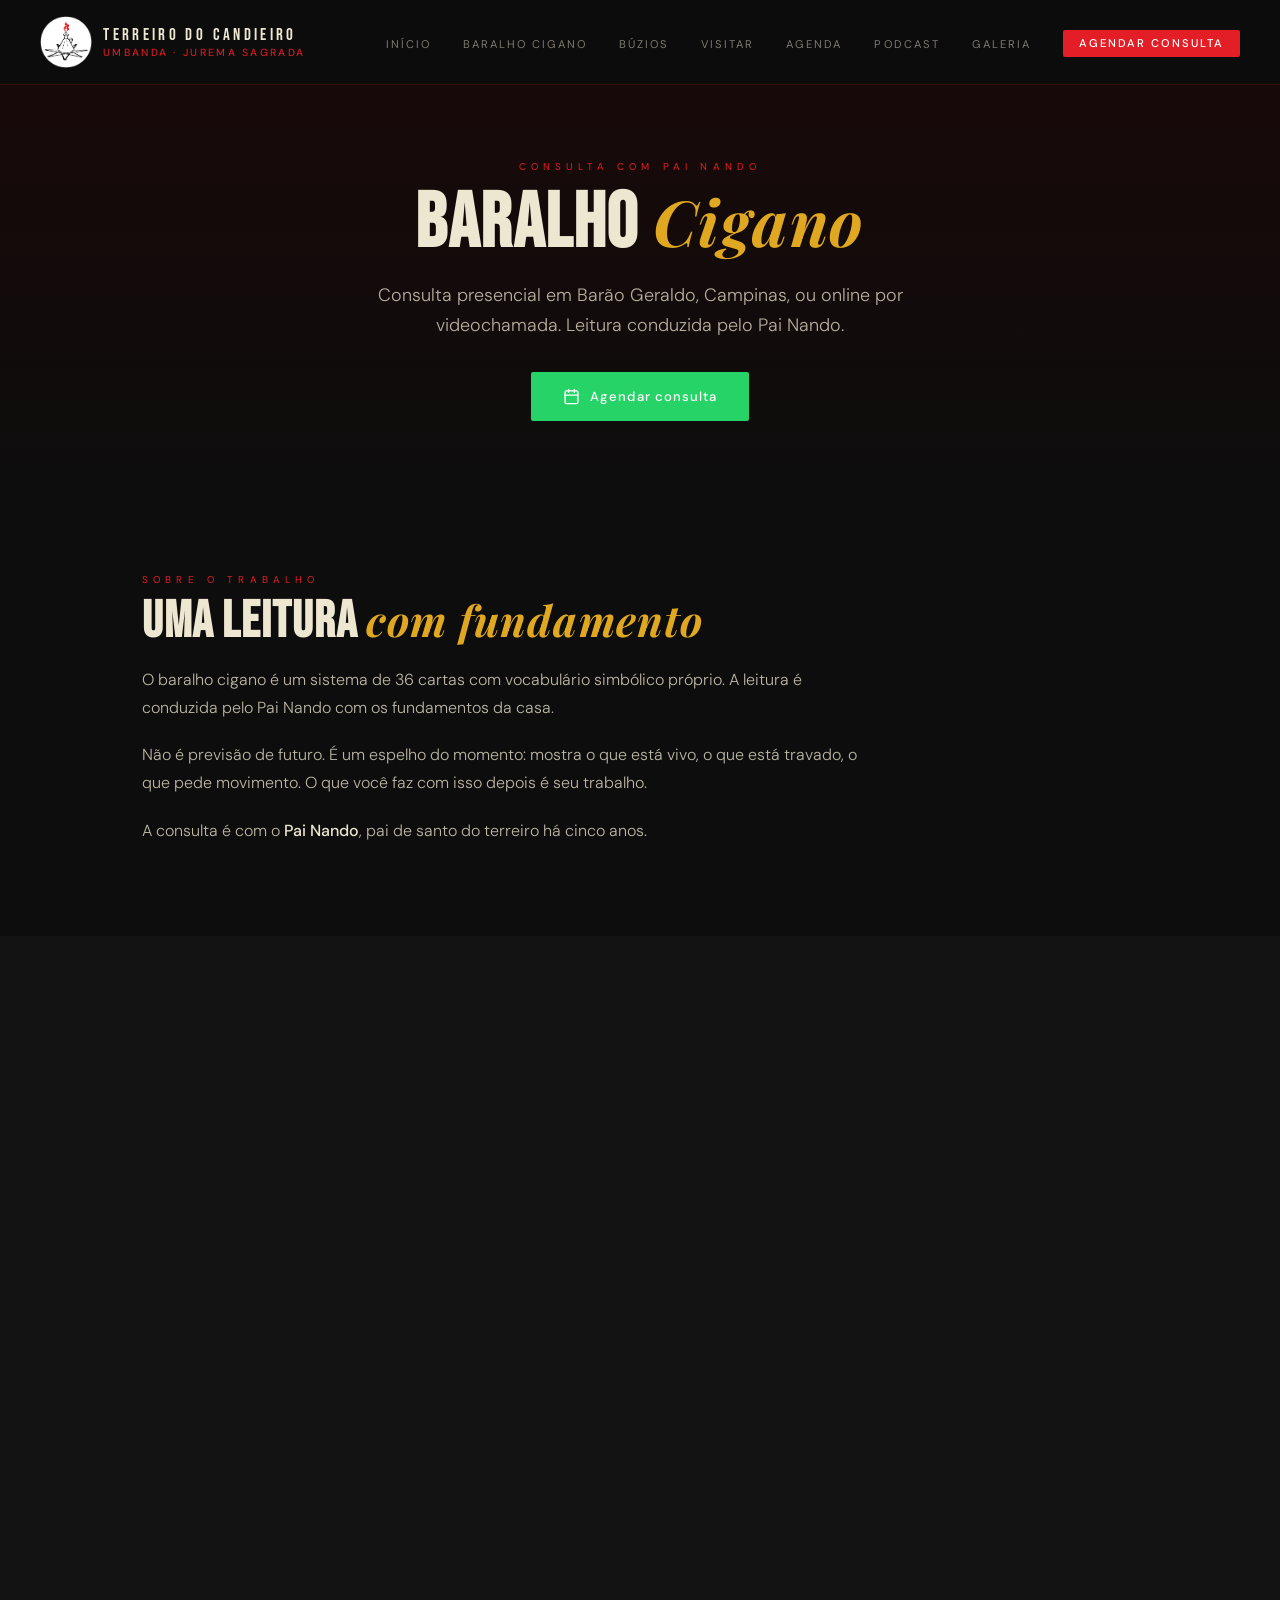
<file: baralho-cigano.html>
<!DOCTYPE html>
<html lang="pt-BR">
<head>
<meta charset="UTF-8">
<meta name="viewport" content="width=device-width, initial-scale=1.0">
<title>Baralho Cigano em Campinas e Online — Terreiro do Candieiro</title>

<meta name="description" content="Consulta de baralho cigano com Pai Nando — presencial em Barão Geraldo, Campinas, ou online por videochamada. Agendamento pelo WhatsApp.">
<meta name="keywords" content="baralho cigano campinas, baralho cigano online, consulta baralho cigano, baralho cigano presencial, baralho cigano barão geraldo, pai nando baralho cigano, terreiro do candieiro baralho cigano">
<meta name="author" content="Terreiro do Candieiro">
<meta name="robots" content="index, follow, max-image-preview:large, max-snippet:-1">
<link rel="canonical" href="https://terreirodocandieiro.com.br/baralho-cigano.html">
<!-- Favicon (aparece no SERP do Google e na aba do navegador) -->
<link rel="icon" type="image/png" href="/logo-candieiro.png">
<link rel="apple-touch-icon" href="/logo-candieiro.png">


<meta property="og:type" content="website">
<meta property="og:site_name" content="Terreiro do Candieiro">
<meta property="og:title" content="Baralho Cigano em Campinas e Online — Terreiro do Candieiro">
<meta property="og:description" content="Consulta de baralho cigano com Pai Nando — presencial em Barão Geraldo, Campinas, ou online por videochamada. Agendamento pelo WhatsApp.">
<meta property="og:url" content="https://terreirodocandieiro.com.br/baralho-cigano.html">
<meta property="og:image" content="https://terreirodocandieiro.com.br/og-image.jpg">
<meta property="og:locale" content="pt_BR">

<meta name="twitter:card" content="summary_large_image">
<meta name="twitter:title" content="Baralho Cigano em Campinas e Online — Terreiro do Candieiro">
<meta name="twitter:description" content="Consulta de baralho cigano com Pai Nando — presencial em Barão Geraldo, Campinas, ou online por videochamada.">
<meta name="twitter:image" content="https://terreirodocandieiro.com.br/og-image.jpg">

<meta name="geo.region" content="BR-SP">
<meta name="geo.placename" content="Barão Geraldo, Campinas, São Paulo">

<!-- Schema.org — Service -->
<script type="application/ld+json">
{
  "@context": "https://schema.org",
  "@type": "Service",
  "name": "Consulta de Baralho Cigano",
  "serviceType": "Consulta espiritual",
  "provider": {
    "@type": "ReligiousOrganization",
    "name": "Terreiro do Candieiro",
    "url": "https://terreirodocandieiro.com.br/",
    "telephone": "+55-19-99249-4267",
    "address": {
      "@type": "PostalAddress",
      "streetAddress": "Rua Angelo Vicentim, 236 - Jardim Santa Genebra II",
      "addressLocality": "Barão Geraldo",
      "addressRegion": "SP",
      "postalCode": "13084-060",
      "addressCountry": "BR"
    }
  },
  "areaServed": [
    {"@type": "City", "name": "Campinas"},
    {"@type": "Country", "name": "Brasil"}
  ],
  "availableChannel": [
    {
      "@type": "ServiceChannel",
      "serviceLocation": {
        "@type": "Place",
        "name": "Terreiro do Candieiro",
        "address": {
          "@type": "PostalAddress",
          "streetAddress": "Rua Angelo Vicentim, 236 - Jardim Santa Genebra II",
          "addressLocality": "Barão Geraldo",
          "addressRegion": "SP",
          "postalCode": "13084-060",
          "addressCountry": "BR"
        }
      },
      "name": "Presencial"
    },
    {
      "@type": "ServiceChannel",
      "serviceType": "Online",
      "name": "Online por videochamada"
    }
  ],
  "description": "Consulta de baralho cigano com Pai Nando. Presencial em Barão Geraldo, Campinas, ou online por videochamada."
}
</script>

<!-- Schema.org — FAQPage -->
<script type="application/ld+json">
{
  "@context": "https://schema.org",
  "@type": "FAQPage",
  "mainEntity": [
    {
      "@type": "Question",
      "name": "Como agendo uma consulta de baralho cigano?",
      "acceptedAnswer": {
        "@type": "Answer",
        "text": "O agendamento é feito online em terreirodocandieiro.com.br/agendar — você escolhe modalidade (presencial ou online), data e horário direto na agenda do Pai Nando. Confirmamos pelo WhatsApp."
      }
    },
    {
      "@type": "Question",
      "name": "Qual a diferença entre a consulta presencial e online?",
      "acceptedAnswer": {
        "@type": "Answer",
        "text": "A presencial acontece no terreiro, em Barão Geraldo, Campinas. A online é por videochamada (Google Meet ou WhatsApp). O trabalho é o mesmo — o que muda é o meio. Quem mora longe ou tem restrição de locomoção geralmente prefere online."
      }
    },
    {
      "@type": "Question",
      "name": "Qual a diferença entre baralho cigano e tarot?",
      "acceptedAnswer": {
        "@type": "Answer",
        "text": "São dois sistemas diferentes. O baralho cigano tem 36 cartas e vocabulário simbólico específico. A leitura segue fundamentos próprios do baralho, distintos do tarot."
      }
    },
    {
      "@type": "Question",
      "name": "Quanto dura uma consulta?",
      "acceptedAnswer": {
        "@type": "Answer",
        "text": "De 1 hora a 1 hora e meia, dependendo do que aparece na mesa."
      }
    },
    {
      "@type": "Question",
      "name": "O que devo levar ou fazer antes da consulta?",
      "acceptedAnswer": {
        "@type": "Answer",
        "text": "Nada específico. Vale chegar com a pergunta ou a situação que está te incomodando em mente. Anotar depois ajuda — a consulta costuma abrir pontos que a gente só entende com o tempo."
      }
    }
  ]
}
</script>

<!-- Schema.org — Breadcrumb -->
<script type="application/ld+json">
{
  "@context": "https://schema.org",
  "@type": "BreadcrumbList",
  "itemListElement": [
    {"@type": "ListItem", "position": 1, "name": "Início", "item": "https://terreirodocandieiro.com.br/"},
    {"@type": "ListItem", "position": 2, "name": "Baralho Cigano", "item": "https://terreirodocandieiro.com.br/baralho-cigano.html"}
  ]
}
</script>

<link rel="preconnect" href="https://fonts.googleapis.com">
<link rel="preconnect" href="https://fonts.gstatic.com" crossorigin>
<link href="https://fonts.googleapis.com/css2?family=Bebas+Neue&family=Playfair+Display:ital,wght@0,700;1,400&family=DM+Sans:wght@300;400;500&display=swap" rel="stylesheet">

<link rel="stylesheet" href="/style.css?v=3">
<link rel="stylesheet" href="/pg.css?v=3">
</head>
<body>

<nav id="nav">
  <a href="/" class="nl">
    <img id="nav-logo" src="/logo-candieiro.png" alt="Terreiro do Candieiro" style="object-fit:contain">
    <div class="nn">TERREIRO DO CANDIEIRO<small>Umbanda · Jurema Sagrada</small></div>
  </a>
  <ul class="nlinks">
    <li><a href="/">Início</a></li>
    <li><a href="/baralho-cigano.html" class="on">Baralho Cigano</a></li>
    <li><a href="/buzios.html">Búzios</a></li>
    <li><a href="/visitar.html">Visitar</a></li>
    <li><a href="/#agenda">Agenda</a></li>
    <li><a href="/#podcast">Podcast</a></li>
    <li><a href="/#galeria">Galeria</a></li>
    <li><a href="/agendar.html" class="ncta">Agendar consulta</a></li>
  </ul>
  <button class="hbg" id="hbg" onclick="toggleMenu()"><span></span><span></span><span></span></button>
</nav>
<div class="mmob" id="mmob">
  <a href="/">Início</a>
  <a href="/baralho-cigano.html">Baralho Cigano</a>
  <a href="/buzios.html">Búzios</a>
  <a href="/visitar.html">Visitar</a>
  <a href="/#agenda">Agenda</a>
  <a href="/#podcast">Podcast</a>
  <a href="/#galeria">Galeria</a>
  <a href="/agendar.html" style="color:var(--vm)!important">Agendar consulta</a>
</div>

<main>

<header class="pg-hero">
  <div class="pg-rotulo">Consulta com Pai Nando</div>
  <h1 class="pg-titulo">Baralho <em>Cigano</em></h1>
  <p class="pg-lead">Consulta presencial em Barão Geraldo, Campinas, ou online por videochamada. Leitura conduzida pelo Pai Nando.</p>
  <a href="/agendar.html?s=baralho-cigano" class="pg-cta">
    <svg viewBox="0 0 24 24" fill="none" stroke="currentColor" stroke-width="2" stroke-linecap="round" stroke-linejoin="round"><rect x="3" y="4" width="18" height="18" rx="2"/><line x1="16" y1="2" x2="16" y2="6"/><line x1="8" y1="2" x2="8" y2="6"/><line x1="3" y1="10" x2="21" y2="10"/></svg>
    Agendar consulta
  </a>
</header>

<section>
  <div class="miolo">
    <p class="rotulo">Sobre o trabalho</p>
    <h2 class="titulo">Uma leitura <em>com fundamento</em></h2>
    <p class="texto">O baralho cigano é um sistema de 36 cartas com vocabulário simbólico próprio. A leitura é conduzida pelo Pai Nando com os fundamentos da casa.</p>
    <p class="texto">Não é previsão de futuro. É um espelho do momento: mostra o que está vivo, o que está travado, o que pede movimento. O que você faz com isso depois é seu trabalho.</p>
    <p class="texto">A consulta é com o <strong>Pai Nando</strong>, pai de santo do terreiro há cinco anos.</p>
  </div>
</section>

<section style="background:var(--pr2)">
  <div class="miolo">
    <p class="rotulo">Modalidades</p>
    <h2 class="titulo">Presencial <em>ou</em> online</h2>
    <p class="texto">Duas formas de atendimento. O trabalho é o mesmo; o que muda é o meio.</p>

    <div class="mods">
      <article class="mod-card">
        <span class="tag">Presencial</span>
        <h3>No terreiro, em Barão Geraldo</h3>
        <p>No espaço da casa, com o congá e os fundamentos presentes. Pra quem está em Campinas ou pode se deslocar.</p>
        <ul>
          <li>Rua Angelo Vicentim, 236 — Jardim Santa Genebra II</li>
          <li>Seg 15h–18h · Qua 18h–21h · Sex 9h–12h e 14h–18h</li>
          <li>Duração: 1h a 1h30</li>
        </ul>
        <a href="/agendar.html?s=baralho-cigano" class="pg-cta" style="margin-top:1rem;font-size:.78rem">Agendar presencial</a>
      </article>

      <article class="mod-card">
        <span class="tag">Online</span>
        <h3>Videochamada de qualquer lugar</h3>
        <p>Pra quem mora fora de Campinas, tem restrição de locomoção, ou prefere o conforto de casa.</p>
        <ul>
          <li>Google Meet ou WhatsApp</li>
          <li>Agendado conforme disponibilidade</li>
          <li>Duração: 1h a 1h30</li>
        </ul>
        <a href="/agendar.html?s=baralho-cigano" class="pg-cta" style="margin-top:1rem;font-size:.78rem">Agendar online</a>
      </article>
    </div>
  </div>
</section>

<section>
  <div class="miolo">
    <p class="rotulo">Como funciona</p>
    <h2 class="titulo">Três <em>passos</em></h2>

    <div class="passos">
      <div class="passo">
        <div class="passo-n">01</div>
        <h4>Agendamento</h4>
        <p>Você escolhe serviço, modalidade, data e horário direto na agenda do Pai Nando. Recebe a confirmação pelo WhatsApp.</p>
      </div>
      <div class="passo">
        <div class="passo-n">02</div>
        <h4>Consulta</h4>
        <p>No dia marcado, a mesa abre. Você pode trazer uma pergunta ou deixar a leitura guiar.</p>
      </div>
      <div class="passo">
        <div class="passo-n">03</div>
        <h4>Depois</h4>
        <p>Anotar o que foi dito ajuda. A mesa costuma abrir pontos que a gente só entende com o tempo.</p>
      </div>
    </div>
  </div>
</section>

<section>
  <div class="miolo">
    <p class="rotulo">Depoimentos</p>
    <h2 class="titulo">Quem já passou <em>pela mesa</em></h2>

    <div class="depoimentos">
      <figure class="depo">
        <blockquote>
          <p>Ainda estou emocionada com tudo que vivi nessa consulta. O Pai Nando tem uma sensibilidade e uma verdade que tocam a alma da gente. A leitura foi profunda, certeira e trouxe respostas que eu precisava ouvir há muito tempo.</p>
          <p>Saí mais leve, mais tranquila e com o coração em paz. Gratidão imensa por tanto acolhimento e sabedoria.</p>
        </blockquote>
        <div class="depo-foot">
          <figcaption>Camila</figcaption>
        </div>
      </figure>

      <figure class="depo">
        <blockquote>
          <p>Lugar de muito axé, muito acolhimento e espiritualidade. Recomendo a leitura do baralho cigano e as atividades do terreiro.</p>
        </blockquote>
        <div class="depo-foot">
          <figcaption>Luciana Rosa de Souza</figcaption>
          <span class="depo-src"><span class="depo-stars" aria-label="5 estrelas">★★★★★</span> via Google</span>
        </div>
      </figure>

      <figure class="depo">
        <blockquote>
          <p>Gostaria de agradecer muito pela atenção e pelo cuidado que o Pai Nando teve comigo. Foi a minha primeira vez em um terreiro, e a consulta foi muito esclarecedora pra mim.</p>
          <p>O Pai Nando é muito paciente, acolhedor, tem a mente super aberta e sem julgamento.</p>
        </blockquote>
        <div class="depo-foot">
          <figcaption>Guilherme Mascarenhas</figcaption>
        </div>
      </figure>
    </div>

    <div class="depo-mais">
      <a href="https://www.google.com/search?q=terreiro+do+candieiro#lrd=0x94c8b70060b03bad:0xf020ff8a7ee8ac75,1,,,," target="_blank" rel="noopener">Ver mais depoimentos no Google →</a>
      <span style="display:inline-block;margin:0 .6rem;color:rgba(237,230,208,.2)">·</span>
      <a href="https://www.google.com/search?q=terreiro+do+candieiro#lrd=0x94c8b70060b03bad:0xf020ff8a7ee8ac75,3,,,," target="_blank" rel="noopener">Já consultou? Deixe sua avaliação →</a>
    </div>
  </div>
</section>

<section style="background:var(--pr2)">
  <div class="miolo">
    <p class="rotulo">Dúvidas frequentes</p>
    <h2 class="titulo">Perguntas <em>que chegam</em></h2>

    <div class="faq-item">
      <h3>Qual a diferença entre baralho cigano e tarot?</h3>
      <p>São dois sistemas diferentes. O baralho cigano tem 36 cartas e vocabulário simbólico próprio, com uma leitura que segue fundamentos próprios.</p>
    </div>

    <div class="faq-item">
      <h3>Preciso levar alguma coisa?</h3>
      <p>Nada específico. Vale chegar com a pergunta ou a situação que está te incomodando em mente. Se preferir, pode vir em silêncio — às vezes a mesa fala antes da gente pedir.</p>
    </div>

    <div class="faq-item">
      <h3>A consulta online tem a mesma força da presencial?</h3>
      <p>Sim. O trabalho é o mesmo. O que muda é o meio. Quem mora longe ou tem restrição de deslocamento pode agendar online sem problema.</p>
    </div>

    <div class="faq-item">
      <h3>Posso marcar mais de uma consulta?</h3>
      <p>Pode. Normalmente o intervalo mínimo entre consultas é de algumas semanas — o tempo pra a primeira leitura respirar e você observar o que se move.</p>
    </div>

    <div class="faq-item">
      <h3>Preciso ser da Umbanda pra consultar?</h3>
      <p>Não. O atendimento é aberto a qualquer pessoa que busque o trabalho, independente de religião.</p>
    </div>
  </div>
</section>

<section>
  <div class="miolo">
    <div class="cta-final">
      <h3>Quer marcar uma consulta?</h3>
      <p>A agenda do Pai Nando tá aberta. Escolhe serviço, modalidade, data e horário — em menos de um minuto você marca.</p>
      <a href="/agendar.html?s=baralho-cigano" class="pg-cta">
        <svg viewBox="0 0 24 24" fill="none" stroke="currentColor" stroke-width="2" stroke-linecap="round" stroke-linejoin="round"><rect x="3" y="4" width="18" height="18" rx="2"/><line x1="16" y1="2" x2="16" y2="6"/><line x1="8" y1="2" x2="8" y2="6"/><line x1="3" y1="10" x2="21" y2="10"/></svg>
        Agendar consulta
      </a>
      <p style="margin-top:1rem;font-size:.78rem;opacity:.65">Tem dúvida antes de marcar? <a href="https://api.whatsapp.com/send?phone=5519992494267&text=Olá%2C%20tenho%20uma%20dúvida%20sobre%20o%20Baralho%20Cigano" target="_blank" style="color:inherit;text-decoration:underline">Fala com a gente no WhatsApp</a>.</p>
    </div>
  </div>
</section>

</main>

<footer>
  <div class="rod">
    <div class="rtop">
      <div class="rmar">TERREIRO DO CANDIEIRO<small>Umbanda · Jurema Sagrada · Barão Geraldo, Campinas</small></div>
      <div class="rsoc">
        <a href="https://instagram.com/terreirodocandieiro" target="_blank" aria-label="Instagram"><svg viewBox="0 0 24 24" fill="currentColor"><path d="M12 2.163c3.204 0 3.584.012 4.85.07 3.252.148 4.771 1.691 4.919 4.919.058 1.265.069 1.645.069 4.849 0 3.205-.012 3.584-.069 4.849-.149 3.225-1.664 4.771-4.919 4.919-1.266.058-1.644.07-4.85.07-3.204 0-3.584-.012-4.849-.07-3.26-.149-4.771-1.699-4.919-4.92-.058-1.265-.07-1.644-.07-4.849 0-3.204.013-3.583.07-4.849.149-3.227 1.664-4.771 4.919-4.919 1.266-.057 1.645-.069 4.849-.069zm0-2.163c-3.259 0-3.667.014-4.947.072-4.358.2-6.78 2.618-6.98 6.98-.059 1.281-.073 1.689-.073 4.948 0 3.259.014 3.668.072 4.948.2 4.358 2.618 6.78 6.98 6.98 1.281.058 1.689.072 4.948.072 3.259 0 3.668-.014 4.948-.072 4.354-.2 6.782-2.618 6.979-6.98.059-1.28.073-1.689.073-4.948 0-3.259-.014-3.667-.072-4.947-.196-4.354-2.617-6.78-6.979-6.98-1.281-.059-1.69-.073-4.949-.073zm0 5.838c-3.403 0-6.162 2.759-6.162 6.162s2.759 6.163 6.162 6.163 6.162-2.759 6.162-6.163c0-3.403-2.759-6.162-6.162-6.162zm0 10.162c-2.209 0-4-1.79-4-4 0-2.209 1.791-4 4-4s4 1.791 4 4c0 2.21-1.791 4-4 4zm6.406-11.845c-.796 0-1.441.645-1.441 1.44s.645 1.44 1.441 1.44c.795 0 1.439-.645 1.439-1.44s-.644-1.44-1.439-1.44z"/></svg></a>
        <a href="https://api.whatsapp.com/send?phone=5519992494267" target="_blank" aria-label="WhatsApp"><svg viewBox="0 0 24 24" fill="currentColor"><path d="M17.472 14.382c-.297-.149-1.758-.867-2.03-.967-.273-.099-.471-.148-.67.15-.197.297-.767.966-.94 1.164-.173.199-.347.223-.644.075-.297-.15-1.255-.463-2.39-1.475-.883-.788-1.48-1.761-1.653-2.059-.173-.297-.018-.458.13-.606.134-.133.298-.347.446-.52.149-.174.198-.298.298-.497.099-.198.05-.371-.025-.52-.075-.149-.669-1.612-.916-2.207-.242-.579-.487-.5-.669-.51-.173-.008-.371-.01-.57-.01-.198 0-.52.074-.792.372-.272.297-1.04 1.016-1.04 2.479 0 1.462 1.065 2.875 1.213 3.074.149.198 2.096 3.2 5.077 4.487.709.306 1.262.489 1.694.625.712.227 1.36.195 1.871.118.571-.085 1.758-.719 2.006-1.413.248-.694.248-1.289.173-1.413-.074-.124-.272-.198-.57-.347m-5.421 7.403h-.004a9.87 9.87 0 01-5.031-1.378l-.361-.214-3.741.982.998-3.648-.235-.374a9.86 9.86 0 01-1.51-5.26c.001-5.45 4.436-9.884 9.888-9.884 2.64 0 5.122 1.03 6.988 2.898a9.825 9.825 0 012.893 6.994c-.003 5.45-4.437 9.884-9.885 9.884m8.413-18.297A11.815 11.815 0 0012.05 0C5.495 0 .16 5.335.157 11.892c0 2.096.547 4.142 1.588 5.945L.057 24l6.305-1.654a11.882 11.882 0 005.683 1.448h.005c6.554 0 11.89-5.335 11.893-11.893a11.821 11.821 0 00-3.48-8.413z"/></svg></a>
      </div>
    </div>
    <div class="rlin"></div>
    <div class="rbot">
      <p>© 2026 Terreiro do Candieiro — Todos os direitos reservados</p>
      <a href="tel:+5519992494267">+55 (19) 99249-4267</a>
      <a href="mailto:terreiro.candieiro@gmail.com">terreiro.candieiro@gmail.com</a>
    </div>
  </div>
</footer>

<script>
function toggleMenu(){document.getElementById('hbg').classList.toggle('ativo');document.getElementById('mmob').classList.toggle('aberto')}
</script>


<!-- Logo dinâmica via Firestore removida: agora estática em /logocandieiro.png -->

<script src="visita.js" defer></script>
</body>
</html>
</file>
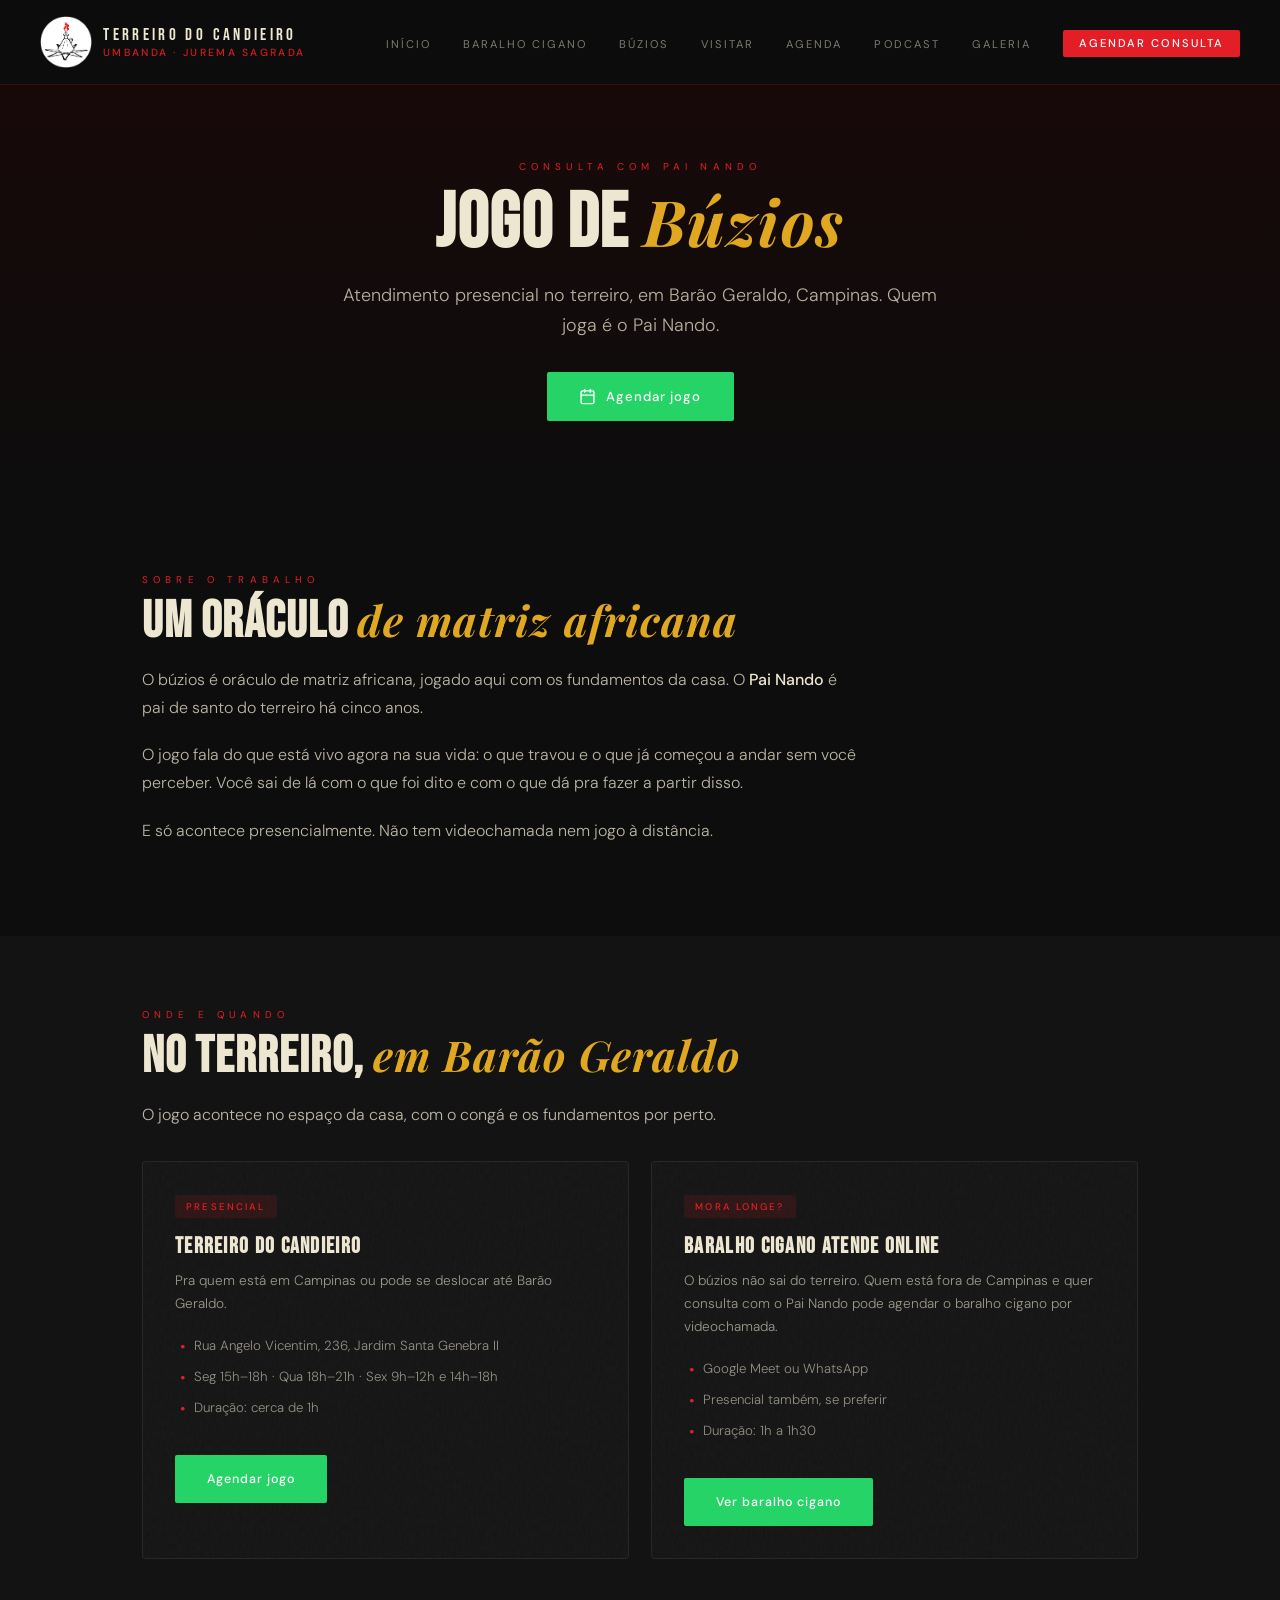
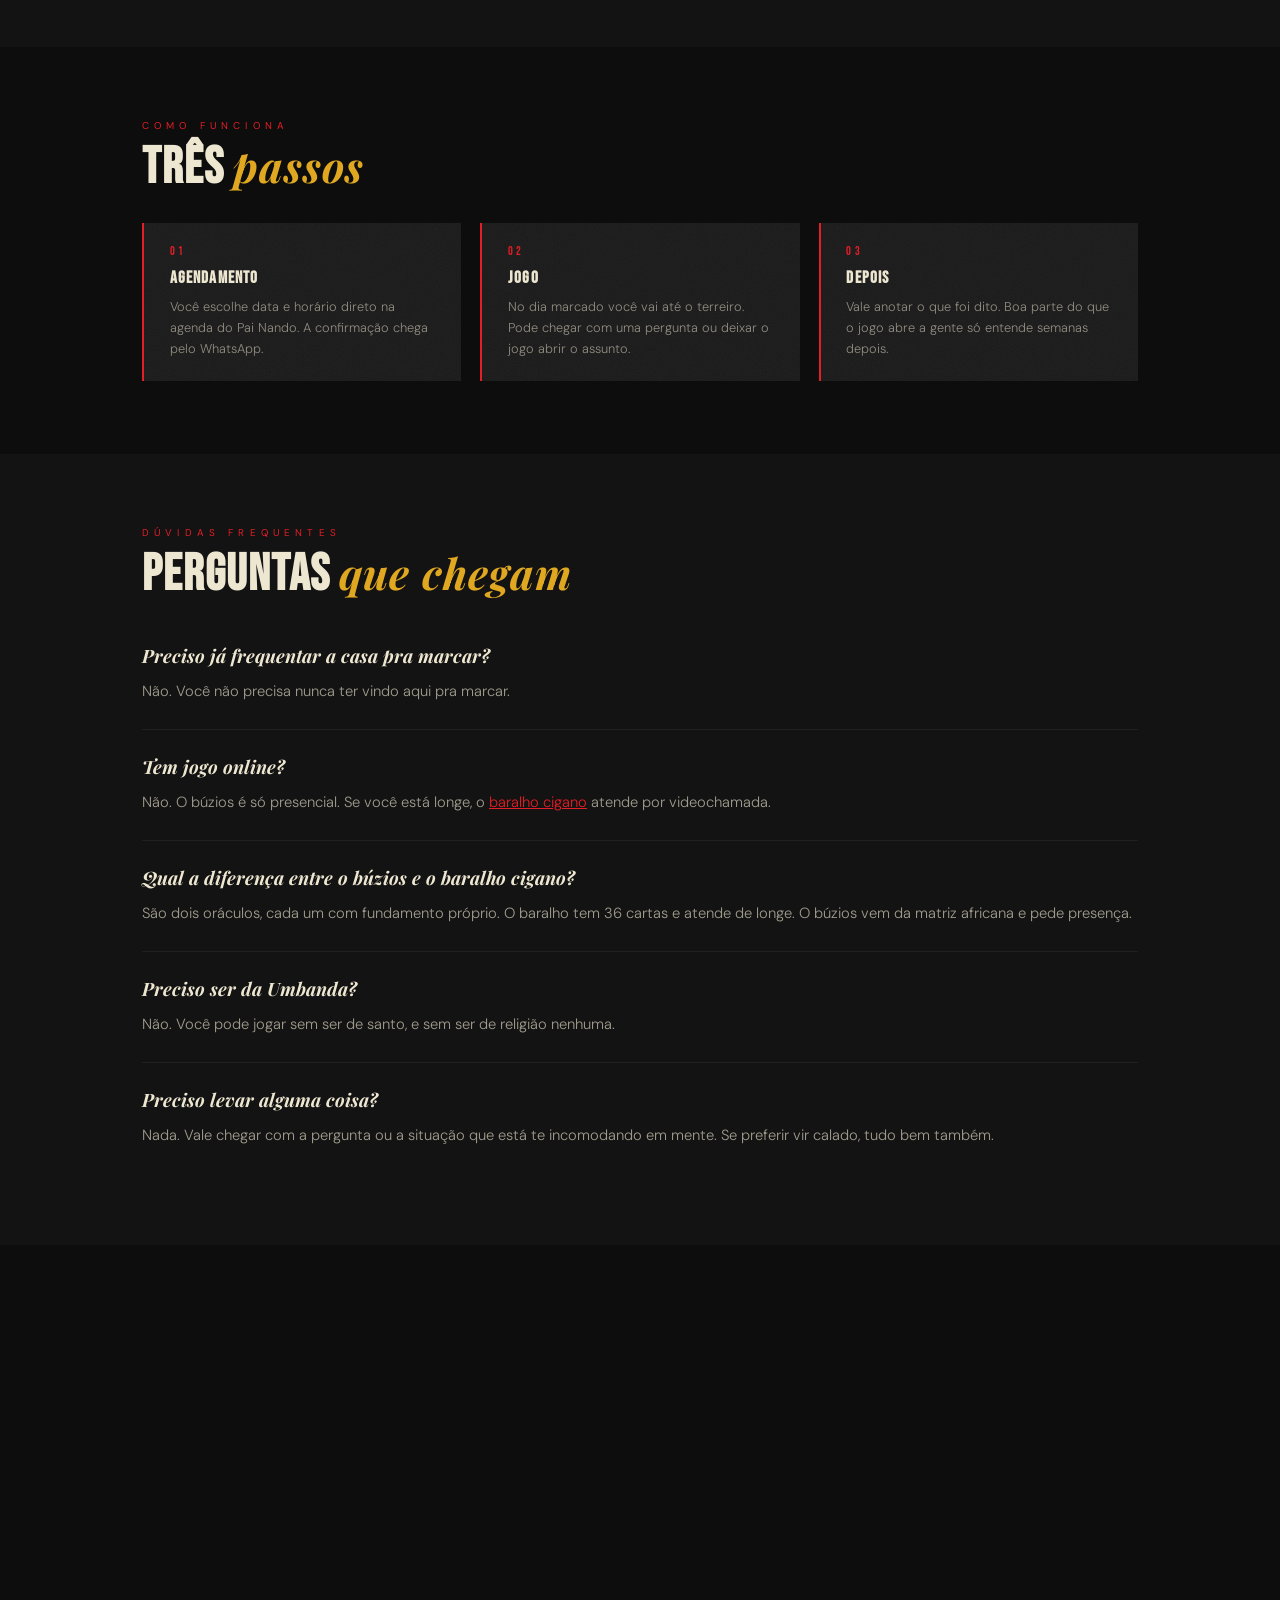
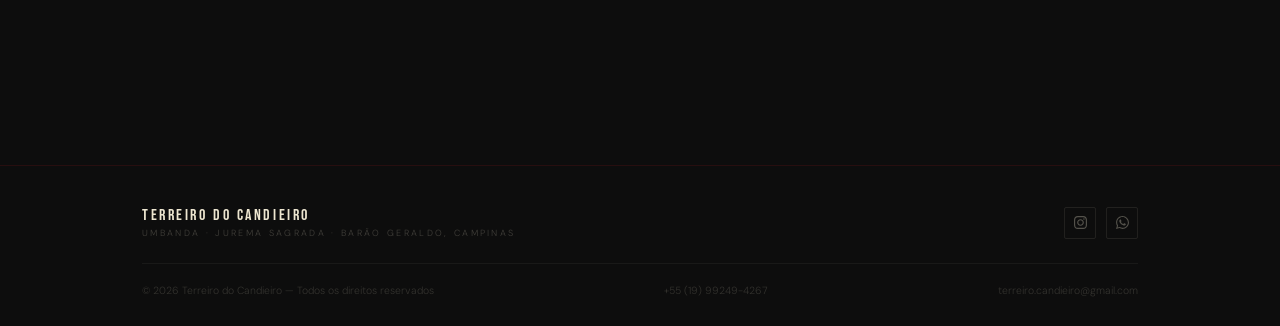
<file: buzios.html>
<!DOCTYPE html>
<html lang="pt-BR">
<head>
<meta charset="UTF-8">
<meta name="viewport" content="width=device-width, initial-scale=1.0">
<title>Jogo de Búzios em Campinas — Terreiro do Candieiro</title>

<meta name="description" content="Jogo de búzios com Pai Nando, presencial no terreiro em Barão Geraldo, Campinas. Agendamento online.">
<meta name="keywords" content="jogo de búzios campinas, búzios barão geraldo, jogo de búzios presencial, consulta de búzios campinas, jogo de búzios umbanda, pai de santo búzios campinas, terreiro do candieiro búzios">
<meta name="author" content="Terreiro do Candieiro">
<meta name="robots" content="index, follow, max-image-preview:large, max-snippet:-1">
<link rel="canonical" href="https://terreirodocandieiro.com.br/buzios.html">
<!-- Favicon (aparece no SERP do Google e na aba do navegador) -->
<link rel="icon" type="image/png" href="/logo-candieiro.png">
<link rel="apple-touch-icon" href="/logo-candieiro.png">


<meta property="og:type" content="website">
<meta property="og:site_name" content="Terreiro do Candieiro">
<meta property="og:title" content="Jogo de Búzios em Campinas — Terreiro do Candieiro">
<meta property="og:description" content="Jogo de búzios com Pai Nando, presencial no terreiro em Barão Geraldo, Campinas. Agendamento online.">
<meta property="og:url" content="https://terreirodocandieiro.com.br/buzios.html">
<meta property="og:image" content="https://terreirodocandieiro.com.br/og-image.jpg">
<meta property="og:locale" content="pt_BR">

<meta name="twitter:card" content="summary_large_image">
<meta name="twitter:title" content="Jogo de Búzios em Campinas — Terreiro do Candieiro">
<meta name="twitter:description" content="Jogo de búzios com Pai Nando, presencial no terreiro em Barão Geraldo, Campinas.">
<meta name="twitter:image" content="https://terreirodocandieiro.com.br/og-image.jpg">

<meta name="geo.region" content="BR-SP">
<meta name="geo.placename" content="Barão Geraldo, Campinas, São Paulo">

<!-- Schema.org — Service -->
<script type="application/ld+json">
{
  "@context": "https://schema.org",
  "@type": "Service",
  "name": "Jogo de Búzios",
  "serviceType": "Consulta espiritual",
  "provider": {
    "@type": "ReligiousOrganization",
    "name": "Terreiro do Candieiro",
    "url": "https://terreirodocandieiro.com.br/",
    "telephone": "+55-19-99249-4267",
    "address": {
      "@type": "PostalAddress",
      "streetAddress": "Rua Angelo Vicentim, 236 - Jardim Santa Genebra II",
      "addressLocality": "Barão Geraldo",
      "addressRegion": "SP",
      "postalCode": "13084-060",
      "addressCountry": "BR"
    }
  },
  "areaServed": {"@type": "City", "name": "Campinas"},
  "availableChannel": {
    "@type": "ServiceChannel",
    "name": "Presencial",
    "serviceLocation": {
      "@type": "Place",
      "name": "Terreiro do Candieiro",
      "address": {
        "@type": "PostalAddress",
        "streetAddress": "Rua Angelo Vicentim, 236 - Jardim Santa Genebra II",
        "addressLocality": "Barão Geraldo",
        "addressRegion": "SP",
        "postalCode": "13084-060",
        "addressCountry": "BR"
      }
    }
  },
  "description": "Jogo de búzios com Pai Nando, presencial no terreiro em Barão Geraldo, Campinas."
}
</script>

<!-- Schema.org — FAQPage -->
<script type="application/ld+json">
{
  "@context": "https://schema.org",
  "@type": "FAQPage",
  "mainEntity": [
    {
      "@type": "Question",
      "name": "Preciso já frequentar a casa pra marcar?",
      "acceptedAnswer": {
        "@type": "Answer",
        "text": "Não. Você não precisa nunca ter vindo aqui pra marcar."
      }
    },
    {
      "@type": "Question",
      "name": "O jogo de búzios tem versão online?",
      "acceptedAnswer": {
        "@type": "Answer",
        "text": "Não. O búzios é só presencial, no terreiro, em Barão Geraldo, Campinas. Quem está longe pode agendar o baralho cigano, que atende por videochamada."
      }
    },
    {
      "@type": "Question",
      "name": "Qual a diferença entre o jogo de búzios e o baralho cigano?",
      "acceptedAnswer": {
        "@type": "Answer",
        "text": "São dois oráculos, cada um com fundamento próprio. O baralho cigano tem 36 cartas e atende presencial ou online. O búzios é oráculo de matriz africana e só acontece presencialmente."
      }
    },
    {
      "@type": "Question",
      "name": "Quanto dura o jogo?",
      "acceptedAnswer": {
        "@type": "Answer",
        "text": "Cerca de uma hora."
      }
    },
    {
      "@type": "Question",
      "name": "Preciso ser da Umbanda pra jogar?",
      "acceptedAnswer": {
        "@type": "Answer",
        "text": "Não. Você pode jogar sem ser de santo, e sem ser de religião nenhuma."
      }
    }
  ]
}
</script>

<!-- Schema.org — Breadcrumb -->
<script type="application/ld+json">
{
  "@context": "https://schema.org",
  "@type": "BreadcrumbList",
  "itemListElement": [
    {"@type": "ListItem", "position": 1, "name": "Início", "item": "https://terreirodocandieiro.com.br/"},
    {"@type": "ListItem", "position": 2, "name": "Jogo de Búzios", "item": "https://terreirodocandieiro.com.br/buzios.html"}
  ]
}
</script>

<link rel="preconnect" href="https://fonts.googleapis.com">
<link rel="preconnect" href="https://fonts.gstatic.com" crossorigin>
<link href="https://fonts.googleapis.com/css2?family=Bebas+Neue&family=Playfair+Display:ital,wght@0,700;1,400&family=DM+Sans:wght@300;400;500&display=swap" rel="stylesheet">

<link rel="stylesheet" href="/style.css?v=3">
<link rel="stylesheet" href="/pg.css?v=3">
</head>
<body>

<nav id="nav">
  <a href="/" class="nl">
    <img id="nav-logo" src="/logo-candieiro.png" alt="Terreiro do Candieiro" style="object-fit:contain">
    <div class="nn">TERREIRO DO CANDIEIRO<small>Umbanda · Jurema Sagrada</small></div>
  </a>
  <ul class="nlinks">
    <li><a href="/">Início</a></li>
    <li><a href="/baralho-cigano.html">Baralho Cigano</a></li>
    <li><a href="/buzios.html" class="on">Búzios</a></li>
    <li><a href="/visitar.html">Visitar</a></li>
    <li><a href="/#agenda">Agenda</a></li>
    <li><a href="/#podcast">Podcast</a></li>
    <li><a href="/#galeria">Galeria</a></li>
    <li><a href="/agendar.html" class="ncta">Agendar consulta</a></li>
  </ul>
  <button class="hbg" id="hbg" onclick="toggleMenu()"><span></span><span></span><span></span></button>
</nav>
<div class="mmob" id="mmob">
  <a href="/">Início</a>
  <a href="/baralho-cigano.html">Baralho Cigano</a>
  <a href="/buzios.html">Búzios</a>
  <a href="/visitar.html">Visitar</a>
  <a href="/#agenda">Agenda</a>
  <a href="/#podcast">Podcast</a>
  <a href="/#galeria">Galeria</a>
  <a href="/agendar.html" style="color:var(--vm)!important">Agendar consulta</a>
</div>

<main>

<header class="pg-hero">
  <div class="pg-rotulo">Consulta com Pai Nando</div>
  <h1 class="pg-titulo">Jogo de <em>Búzios</em></h1>
  <p class="pg-lead">Atendimento presencial no terreiro, em Barão Geraldo, Campinas. Quem joga é o Pai Nando.</p>
  <a href="/agendar.html?s=buzios" class="pg-cta">
    <svg viewBox="0 0 24 24" fill="none" stroke="currentColor" stroke-width="2" stroke-linecap="round" stroke-linejoin="round"><rect x="3" y="4" width="18" height="18" rx="2"/><line x1="16" y1="2" x2="16" y2="6"/><line x1="8" y1="2" x2="8" y2="6"/><line x1="3" y1="10" x2="21" y2="10"/></svg>
    Agendar jogo
  </a>
</header>

<section>
  <div class="miolo">
    <p class="rotulo">Sobre o trabalho</p>
    <h2 class="titulo">Um oráculo <em>de matriz africana</em></h2>
    <p class="texto">O búzios é oráculo de matriz africana, jogado aqui com os fundamentos da casa. O <strong>Pai Nando</strong> é pai de santo do terreiro há cinco anos.</p>
    <p class="texto">O jogo fala do que está vivo agora na sua vida: o que travou e o que já começou a andar sem você perceber. Você sai de lá com o que foi dito e com o que dá pra fazer a partir disso.</p>
    <p class="texto">E só acontece presencialmente. Não tem videochamada nem jogo à distância.</p>
  </div>
</section>

<section style="background:var(--pr2)">
  <div class="miolo">
    <p class="rotulo">Onde e quando</p>
    <h2 class="titulo">No terreiro, <em>em Barão Geraldo</em></h2>
    <p class="texto">O jogo acontece no espaço da casa, com o congá e os fundamentos por perto.</p>

    <div class="mods">
      <article class="mod-card">
        <span class="tag">Presencial</span>
        <h3>Terreiro do Candieiro</h3>
        <p>Pra quem está em Campinas ou pode se deslocar até Barão Geraldo.</p>
        <ul>
          <li>Rua Angelo Vicentim, 236, Jardim Santa Genebra II</li>
          <li>Seg 15h–18h · Qua 18h–21h · Sex 9h–12h e 14h–18h</li>
          <li>Duração: cerca de 1h</li>
        </ul>
        <a href="/agendar.html?s=buzios" class="pg-cta" style="margin-top:1rem;font-size:.78rem">Agendar jogo</a>
      </article>

      <article class="mod-card">
        <span class="tag">Mora longe?</span>
        <h3>Baralho cigano atende online</h3>
        <p>O búzios não sai do terreiro. Quem está fora de Campinas e quer consulta com o Pai Nando pode agendar o baralho cigano por videochamada.</p>
        <ul>
          <li>Google Meet ou WhatsApp</li>
          <li>Presencial também, se preferir</li>
          <li>Duração: 1h a 1h30</li>
        </ul>
        <a href="/baralho-cigano.html" class="pg-cta" style="margin-top:1rem;font-size:.78rem">Ver baralho cigano</a>
      </article>
    </div>
  </div>
</section>

<section>
  <div class="miolo">
    <p class="rotulo">Como funciona</p>
    <h2 class="titulo">Três <em>passos</em></h2>

    <div class="passos">
      <div class="passo">
        <div class="passo-n">01</div>
        <h4>Agendamento</h4>
        <p>Você escolhe data e horário direto na agenda do Pai Nando. A confirmação chega pelo WhatsApp.</p>
      </div>
      <div class="passo">
        <div class="passo-n">02</div>
        <h4>Jogo</h4>
        <p>No dia marcado você vai até o terreiro. Pode chegar com uma pergunta ou deixar o jogo abrir o assunto.</p>
      </div>
      <div class="passo">
        <div class="passo-n">03</div>
        <h4>Depois</h4>
        <p>Vale anotar o que foi dito. Boa parte do que o jogo abre a gente só entende semanas depois.</p>
      </div>
    </div>
  </div>
</section>

<section style="background:var(--pr2)">
  <div class="miolo">
    <p class="rotulo">Dúvidas frequentes</p>
    <h2 class="titulo">Perguntas <em>que chegam</em></h2>

    <div class="faq-item">
      <h3>Preciso já frequentar a casa pra marcar?</h3>
      <p>Não. Você não precisa nunca ter vindo aqui pra marcar.</p>
    </div>

    <div class="faq-item">
      <h3>Tem jogo online?</h3>
      <p>Não. O búzios é só presencial. Se você está longe, o <a href="/baralho-cigano.html" style="color:var(--vm)">baralho cigano</a> atende por videochamada.</p>
    </div>

    <div class="faq-item">
      <h3>Qual a diferença entre o búzios e o baralho cigano?</h3>
      <p>São dois oráculos, cada um com fundamento próprio. O baralho tem 36 cartas e atende de longe. O búzios vem da matriz africana e pede presença.</p>
    </div>

    <div class="faq-item">
      <h3>Preciso ser da Umbanda?</h3>
      <p>Não. Você pode jogar sem ser de santo, e sem ser de religião nenhuma.</p>
    </div>

    <div class="faq-item">
      <h3>Preciso levar alguma coisa?</h3>
      <p>Nada. Vale chegar com a pergunta ou a situação que está te incomodando em mente. Se preferir vir calado, tudo bem também.</p>
    </div>
  </div>
</section>

<section>
  <div class="miolo">
    <div class="cta-final">
      <h3>Quer marcar um jogo?</h3>
      <p>A agenda do Pai Nando tá aberta. Você escolhe data e horário e marca em menos de um minuto.</p>
      <a href="/agendar.html?s=buzios" class="pg-cta">
        <svg viewBox="0 0 24 24" fill="none" stroke="currentColor" stroke-width="2" stroke-linecap="round" stroke-linejoin="round"><rect x="3" y="4" width="18" height="18" rx="2"/><line x1="16" y1="2" x2="16" y2="6"/><line x1="8" y1="2" x2="8" y2="6"/><line x1="3" y1="10" x2="21" y2="10"/></svg>
        Agendar jogo
      </a>
      <p style="margin-top:1rem;font-size:.78rem;opacity:.65">Tem dúvida antes de marcar? <a href="https://api.whatsapp.com/send?phone=5519992494267&amp;text=Olá%2C%20tenho%20uma%20dúvida%20sobre%20o%20jogo%20de%20búzios" target="_blank" style="color:inherit;text-decoration:underline">Fala com a gente no WhatsApp</a>.</p>
    </div>
  </div>
</section>

</main>

<footer>
  <div class="rod">
    <div class="rtop">
      <div class="rmar">TERREIRO DO CANDIEIRO<small>Umbanda · Jurema Sagrada · Barão Geraldo, Campinas</small></div>
      <div class="rsoc">
        <a href="https://instagram.com/terreirodocandieiro" target="_blank" aria-label="Instagram"><svg viewBox="0 0 24 24" fill="currentColor"><path d="M12 2.163c3.204 0 3.584.012 4.85.07 3.252.148 4.771 1.691 4.919 4.919.058 1.265.069 1.645.069 4.849 0 3.205-.012 3.584-.069 4.849-.149 3.225-1.664 4.771-4.919 4.919-1.266.058-1.644.07-4.85.07-3.204 0-3.584-.012-4.849-.07-3.26-.149-4.771-1.699-4.919-4.92-.058-1.265-.07-1.644-.07-4.849 0-3.204.013-3.583.07-4.849.149-3.227 1.664-4.771 4.919-4.919 1.266-.057 1.645-.069 4.849-.069zm0-2.163c-3.259 0-3.667.014-4.947.072-4.358.2-6.78 2.618-6.98 6.98-.059 1.281-.073 1.689-.073 4.948 0 3.259.014 3.668.072 4.948.2 4.358 2.618 6.78 6.98 6.98 1.281.058 1.689.072 4.948.072 3.259 0 3.668-.014 4.948-.072 4.354-.2 6.782-2.618 6.979-6.98.059-1.28.073-1.689.073-4.948 0-3.259-.014-3.667-.072-4.947-.196-4.354-2.617-6.78-6.979-6.98-1.281-.059-1.69-.073-4.949-.073zm0 5.838c-3.403 0-6.162 2.759-6.162 6.162s2.759 6.163 6.162 6.163 6.162-2.759 6.162-6.163c0-3.403-2.759-6.162-6.162-6.162zm0 10.162c-2.209 0-4-1.79-4-4 0-2.209 1.791-4 4-4s4 1.791 4 4c0 2.21-1.791 4-4 4zm6.406-11.845c-.796 0-1.441.645-1.441 1.44s.645 1.44 1.441 1.44c.795 0 1.439-.645 1.439-1.44s-.644-1.44-1.439-1.44z"/></svg></a>
        <a href="https://api.whatsapp.com/send?phone=5519992494267" target="_blank" aria-label="WhatsApp"><svg viewBox="0 0 24 24" fill="currentColor"><path d="M17.472 14.382c-.297-.149-1.758-.867-2.03-.967-.273-.099-.471-.148-.67.15-.197.297-.767.966-.94 1.164-.173.199-.347.223-.644.075-.297-.15-1.255-.463-2.39-1.475-.883-.788-1.48-1.761-1.653-2.059-.173-.297-.018-.458.13-.606.134-.133.298-.347.446-.52.149-.174.198-.298.298-.497.099-.198.05-.371-.025-.52-.075-.149-.669-1.612-.916-2.207-.242-.579-.487-.5-.669-.51-.173-.008-.371-.01-.57-.01-.198 0-.52.074-.792.372-.272.297-1.04 1.016-1.04 2.479 0 1.462 1.065 2.875 1.213 3.074.149.198 2.096 3.2 5.077 4.487.709.306 1.262.489 1.694.625.712.227 1.36.195 1.871.118.571-.085 1.758-.719 2.006-1.413.248-.694.248-1.289.173-1.413-.074-.124-.272-.198-.57-.347m-5.421 7.403h-.004a9.87 9.87 0 01-5.031-1.378l-.361-.214-3.741.982.998-3.648-.235-.374a9.86 9.86 0 01-1.51-5.26c.001-5.45 4.436-9.884 9.888-9.884 2.64 0 5.122 1.03 6.988 2.898a9.825 9.825 0 012.893 6.994c-.003 5.45-4.437 9.884-9.885 9.884m8.413-18.297A11.815 11.815 0 0012.05 0C5.495 0 .16 5.335.157 11.892c0 2.096.547 4.142 1.588 5.945L.057 24l6.305-1.654a11.882 11.882 0 005.683 1.448h.005c6.554 0 11.89-5.335 11.893-11.893a11.821 11.821 0 00-3.48-8.413z"/></svg></a>
      </div>
    </div>
    <div class="rlin"></div>
    <div class="rbot">
      <p>© 2026 Terreiro do Candieiro — Todos os direitos reservados</p>
      <a href="tel:+5519992494267">+55 (19) 99249-4267</a>
      <a href="mailto:terreiro.candieiro@gmail.com">terreiro.candieiro@gmail.com</a>
    </div>
  </div>
</footer>

<script>
function toggleMenu(){document.getElementById('hbg').classList.toggle('ativo');document.getElementById('mmob').classList.toggle('aberto')}
</script>


<!-- Logo dinâmica via Firestore removida: agora estática em /logocandieiro.png -->

<script src="visita.js" defer></script>
</body>
</html>
</file>
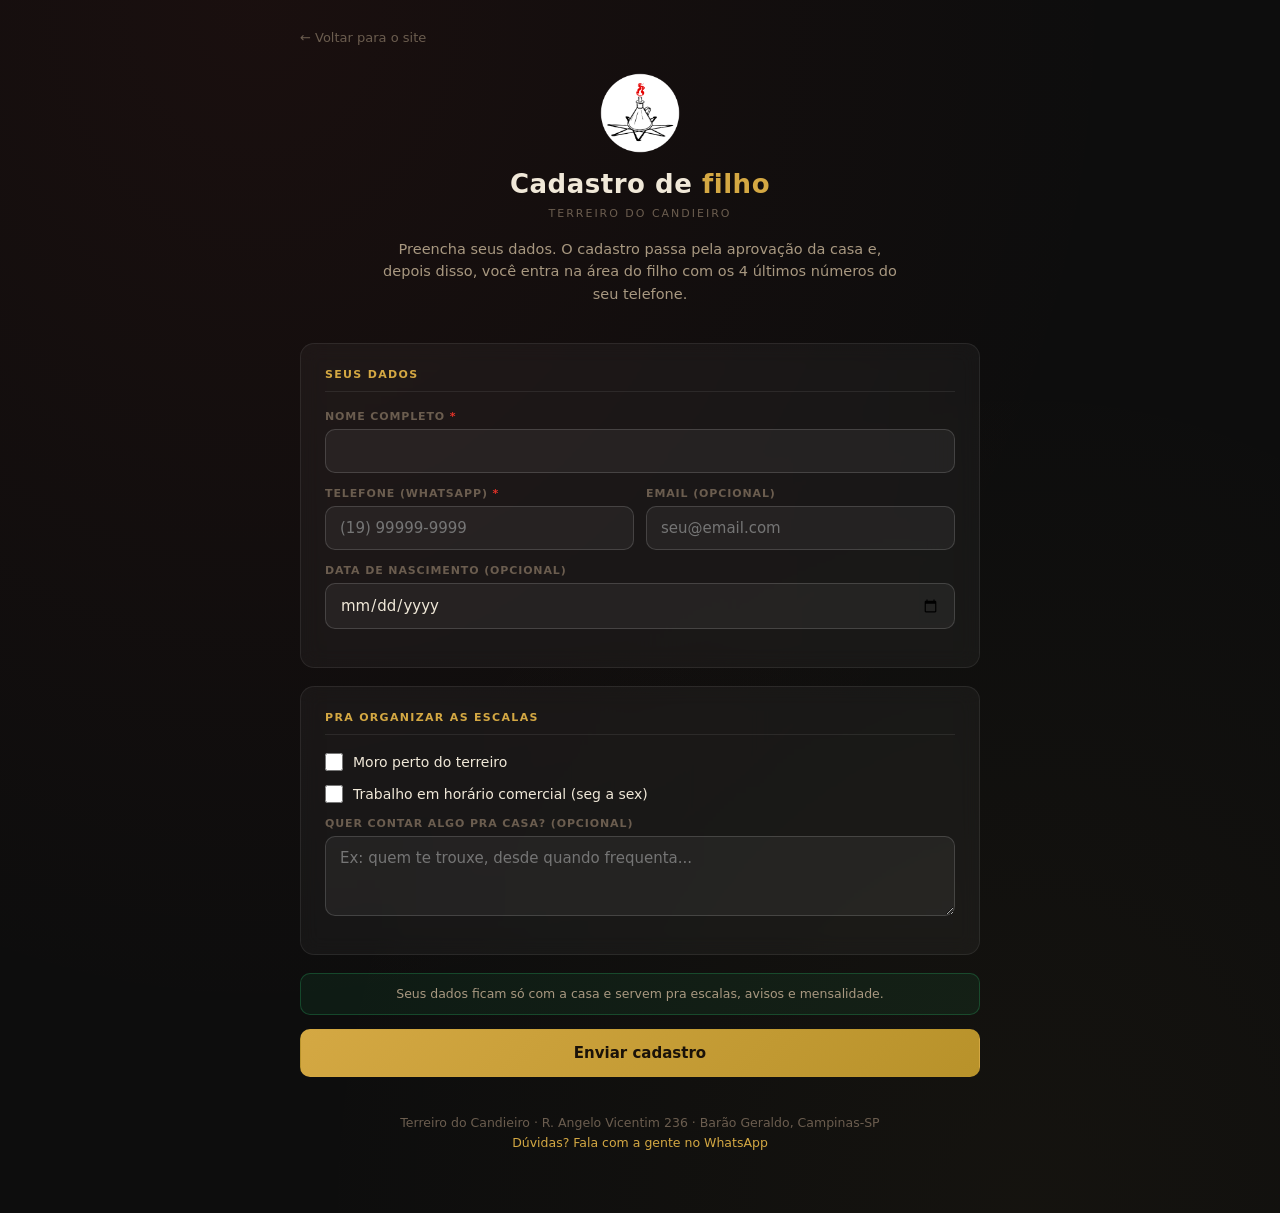
<file: cadastro-filho.html>
<!DOCTYPE html>
<html lang="pt-BR">
<head>
<meta charset="UTF-8"/>
<meta name="viewport" content="width=device-width, initial-scale=1.0"/>
<meta http-equiv="Cache-Control" content="no-cache, must-revalidate"/>
<title>Cadastro de filho — Terreiro do Candieiro</title>
<meta name="description" content="Cadastro de novo filho da casa."/>
<meta name="robots" content="noindex,nofollow"/>
<link rel="icon" type="image/png" href="/logo-candieiro.png"/>
<link rel="apple-touch-icon" href="/logo-candieiro.png"/>
<style>
*{box-sizing:border-box;margin:0;padding:0}
:root{
  --bg:#0d0d0d;
  --glass:rgba(255,255,255,0.04);
  --glass2:rgba(255,255,255,0.08);
  --border:rgba(255,255,255,0.08);
  --border2:rgba(255,255,255,0.15);
  --red:#e63329;
  --gold:#d4a843;--gold2:#b8922a;
  --green:#2ecc71;
  --text:#f0e8d8;--text2:#a89880;--text3:#6b5d4f;
  --font:-apple-system,'SF Pro Rounded','SF Pro Display',BlinkMacSystemFont,'Segoe UI',system-ui,sans-serif;
  --rad:10px;--radlg:14px;
}
html,body{background:var(--bg);min-height:100vh}
body{font-family:var(--font);color:var(--text);background-image:radial-gradient(ellipse at 20% 0%,rgba(230,51,41,0.06) 0%,transparent 60%),radial-gradient(ellipse at 80% 100%,rgba(212,168,67,0.04) 0%,transparent 50%);padding:24px 16px 60px}
.container{max-width:680px;margin:0 auto}
header{text-align:center;margin-bottom:24px;padding:14px 0}
.logo{width:80px;height:80px;display:block;margin:0 auto 16px;object-fit:contain}
h1{font-size:26px;font-weight:700;letter-spacing:.02em;margin-bottom:8px}
h1 .accent{color:var(--gold)}
.subtitle{font-size:11px;color:var(--text3);letter-spacing:.18em;text-transform:uppercase;margin-bottom:18px}
.intro{font-size:14.5px;color:var(--text2);line-height:1.55;max-width:520px;margin:0 auto}

.back-link{display:inline-flex;align-items:center;gap:6px;color:var(--text3);font-size:13px;text-decoration:none;padding:6px 0;margin-bottom:8px}
.back-link:hover{color:var(--gold)}

.card{background:var(--glass);backdrop-filter:blur(10px);border:1px solid var(--border);border-radius:var(--radlg);padding:24px;margin-bottom:18px}
.card-h{font-size:11px;font-weight:700;color:var(--gold);letter-spacing:.12em;text-transform:uppercase;margin-bottom:18px;padding-bottom:10px;border-bottom:1px solid var(--border)}

.fi-group{display:flex;flex-direction:column;gap:6px;margin-bottom:14px}
.fi-group label{font-size:11px;font-weight:600;color:var(--text3);letter-spacing:.08em;text-transform:uppercase}
.fi{padding:12px 14px;background:rgba(255,255,255,0.05);border:1px solid var(--border2);border-radius:var(--rad);color:var(--text);font-size:15px;font-family:var(--font);outline:none;width:100%}
.fi:focus{border-color:var(--gold);box-shadow:0 0 0 3px rgba(212,168,67,0.15)}
textarea.fi{min-height:80px;resize:vertical}
.req{color:var(--red)}
.row-2{display:grid;grid-template-columns:1fr 1fr;gap:12px}
@media(max-width:520px){.row-2{grid-template-columns:1fr}}
.hint{font-size:12px;color:var(--text3);margin-top:4px;line-height:1.45}

.btn{display:inline-flex;align-items:center;justify-content:center;gap:7px;padding:14px 22px;border-radius:var(--rad);border:1px solid var(--border2);background:var(--glass);color:var(--text);font-size:15px;font-weight:600;cursor:pointer;font-family:var(--font);width:100%}
.btn:hover{background:var(--glass2)}
.btn-primary{background:linear-gradient(135deg,var(--gold) 0%,var(--gold2) 100%);border-color:transparent;color:#1a1209}
.btn-primary:hover{transform:translateY(-1px);filter:brightness(1.05)}
.btn-primary:disabled{opacity:.55;cursor:wait;transform:none}

.aviso{padding:10px 12px;background:rgba(46,204,113,0.08);border:1px solid rgba(46,204,113,0.25);border-radius:10px;margin-bottom:14px;font-size:12.5px;color:var(--text2);line-height:1.55;text-align:center}

.success-box{text-align:center;padding:34px 24px}
.success-icon{width:64px;height:64px;color:var(--green);margin:0 auto 14px;display:block}
.success-t{font-size:18px;font-weight:700;margin-bottom:10px}
.success-d{font-size:14px;color:var(--text2);line-height:1.6;margin-bottom:24px}
.success-whats{display:inline-flex;align-items:center;gap:8px;padding:14px 22px;background:#25d366;color:#fff;border-radius:var(--rad);text-decoration:none;font-weight:700;font-size:15px}

#err{color:var(--red);font-size:13px;text-align:center;margin-top:10px;display:none}
footer{text-align:center;margin-top:36px;color:var(--text3);font-size:12.5px;line-height:1.6}
footer a{color:var(--gold);text-decoration:none}
</style>
</head>
<body>

<div class="container">
  <a href="https://terreirodocandieiro.com.br" class="back-link">← Voltar para o site</a>
  <header>
    <img class="logo" src="/logo-candieiro.png" alt="Candieiro"/>
    <h1>Cadastro de <span class="accent">filho</span></h1>
    <div class="subtitle">Terreiro do Candieiro</div>
    <p class="intro">Preencha seus dados. O cadastro passa pela aprovação da casa e, depois disso, você entra na área do filho com os 4 últimos números do seu telefone.</p>
  </header>

  <div id="content">
    <form id="form" novalidate>
      <div class="card">
        <div class="card-h">Seus dados</div>
        <div class="fi-group"><label>Nome completo <span class="req">*</span></label><input class="fi" id="c-nome" autocomplete="name" required/></div>
        <div class="row-2">
          <div class="fi-group"><label>Telefone (WhatsApp) <span class="req">*</span></label><input class="fi" id="c-tel" type="tel" placeholder="(19) 99999-9999" autocomplete="tel" required/></div>
          <div class="fi-group"><label>Email (opcional)</label><input class="fi" id="c-email" type="email" placeholder="seu@email.com" autocomplete="email"/></div>
        </div>
        <div class="fi-group"><label>Data de nascimento (opcional)</label><input class="fi" id="c-nasc" type="date"/></div>
      </div>

      <div class="card">
        <div class="card-h">Pra organizar as escalas</div>
        <div class="fi-group"><label style="text-transform:none;letter-spacing:0;font-size:14px;color:var(--text);font-weight:500;display:flex;gap:10px;align-items:center"><input type="checkbox" id="c-perto" style="width:18px;height:18px;accent-color:var(--gold)"/> Moro perto do terreiro</label></div>
        <div class="fi-group"><label style="text-transform:none;letter-spacing:0;font-size:14px;color:var(--text);font-weight:500;display:flex;gap:10px;align-items:center"><input type="checkbox" id="c-clt" style="width:18px;height:18px;accent-color:var(--gold)"/> Trabalho em horário comercial (seg a sex)</label></div>
        <div class="fi-group">
          <label>Quer contar algo pra casa? (opcional)</label>
          <textarea class="fi" id="c-obs" maxlength="1000" placeholder="Ex: quem te trouxe, desde quando frequenta..."></textarea>
        </div>
      </div>

      <div class="aviso">Seus dados ficam só com a casa e servem pra escalas, avisos e mensalidade.</div>
      <button class="btn btn-primary" id="c-submit" type="submit">Enviar cadastro</button>
      <div id="err"></div>
    </form>
  </div>

  <footer>Terreiro do Candieiro · R. Angelo Vicentim 236 · Barão Geraldo, Campinas-SP<br>
  <a href="https://wa.me/5519992494267" target="_blank">Dúvidas? Fala com a gente no WhatsApp</a>
  </footer>
</div>

<script type="module">
// Quem grava é o Worker (/cadastro-filho), não a página: a collection de
// pendentes não tem escrita pública, e o Worker confere se o telefone já é de
// alguém da casa antes de pôr na fila do admin.
const CFG_URL = "https://firestore.googleapis.com/v1/projects/terreiro-pvd/databases/(default)/documents/adm_config/agendamento?key=AIzaSyCVGBtxNCj4iE3OsBY4KD_eYlYXL3SGgs4";
const $ = q => document.querySelector(q);
const esc = t => String(t ?? '').replace(/[&<>"']/g, c => ({'&':'&amp;','<':'&lt;','>':'&gt;','"':'&quot;',"'":'&#39;'}[c]));

$('#form').onsubmit = async (ev) => {
  ev.preventDefault();
  const err = $('#err'); err.style.display = 'none';
  const falha = (m) => { err.textContent = m; err.style.display = 'block'; };
  const dados = {
    nome: $('#c-nome').value.trim(),
    tel: $('#c-tel').value.replace(/\D/g,''),
    email: $('#c-email').value.trim(),
    data_nascimento: $('#c-nasc').value || null,
    mora_perto: $('#c-perto').checked,
    trabalha_clt: $('#c-clt').checked,
    obs: $('#c-obs').value.trim(),
  };
  if (dados.nome.length < 3) return falha('Informe seu nome completo');
  if (dados.tel.length < 10) return falha('Telefone inválido, com DDD');
  if (dados.email && !/^[^\s@]+@[^\s@]+\.[^\s@]+$/.test(dados.email)) return falha('Email inválido');

  const btn = $('#c-submit'); btn.disabled = true; btn.textContent = 'Enviando...';
  try {
    const cfg = await (await fetch(CFG_URL)).json();
    const base = cfg?.fields?.checkout_worker_url?.stringValue;
    if (!base) throw new Error('sem worker');
    const resp = await fetch(base.replace(/\/+$/,'') + '/cadastro-filho', {
      method: 'POST', headers: { 'Content-Type': 'application/json' }, body: JSON.stringify(dados)
    });
    const r = await resp.json().catch(() => ({}));
    if (!resp.ok) throw new Error(r.error || 'erro');
    const primeiro = esc(dados.nome.split(' ')[0]);
    $('#content').innerHTML = `
      <div class="card success-box">
        <svg class="success-icon" viewBox="0 0 24 24" fill="none" stroke="currentColor" stroke-width="2"><path d="M22 11.08V12a10 10 0 11-5.93-9.14"/><polyline points="22 4 12 14.01 9 11.01"/></svg>
        <div class="success-t">${r.ja_filho ? 'Você já é da casa' : 'Cadastro enviado'}</div>
        <div class="success-d">${r.ja_filho
          ? `${primeiro}, esse telefone já está cadastrado. Entre direto na <a href="/area-filho.html" style="color:var(--gold)">área do filho</a>.`
          : `Obrigado, ${primeiro}. Assim que a casa aprovar, você entra na <a href="/area-filho.html" style="color:var(--gold)">área do filho</a> com os 4 últimos números do telefone.`}</div>
      </div>`;
  } catch (e) {
    console.error(e);
    falha(e.message && e.message !== 'erro' && e.message !== 'sem worker' && !e.message.startsWith('Failed') ? e.message : 'Não deu pra enviar. Tenta de novo ou fala com a gente no WhatsApp.');
    btn.disabled = false; btn.textContent = 'Enviar cadastro';
  }
};
</script>
</body>
</html>
</file>
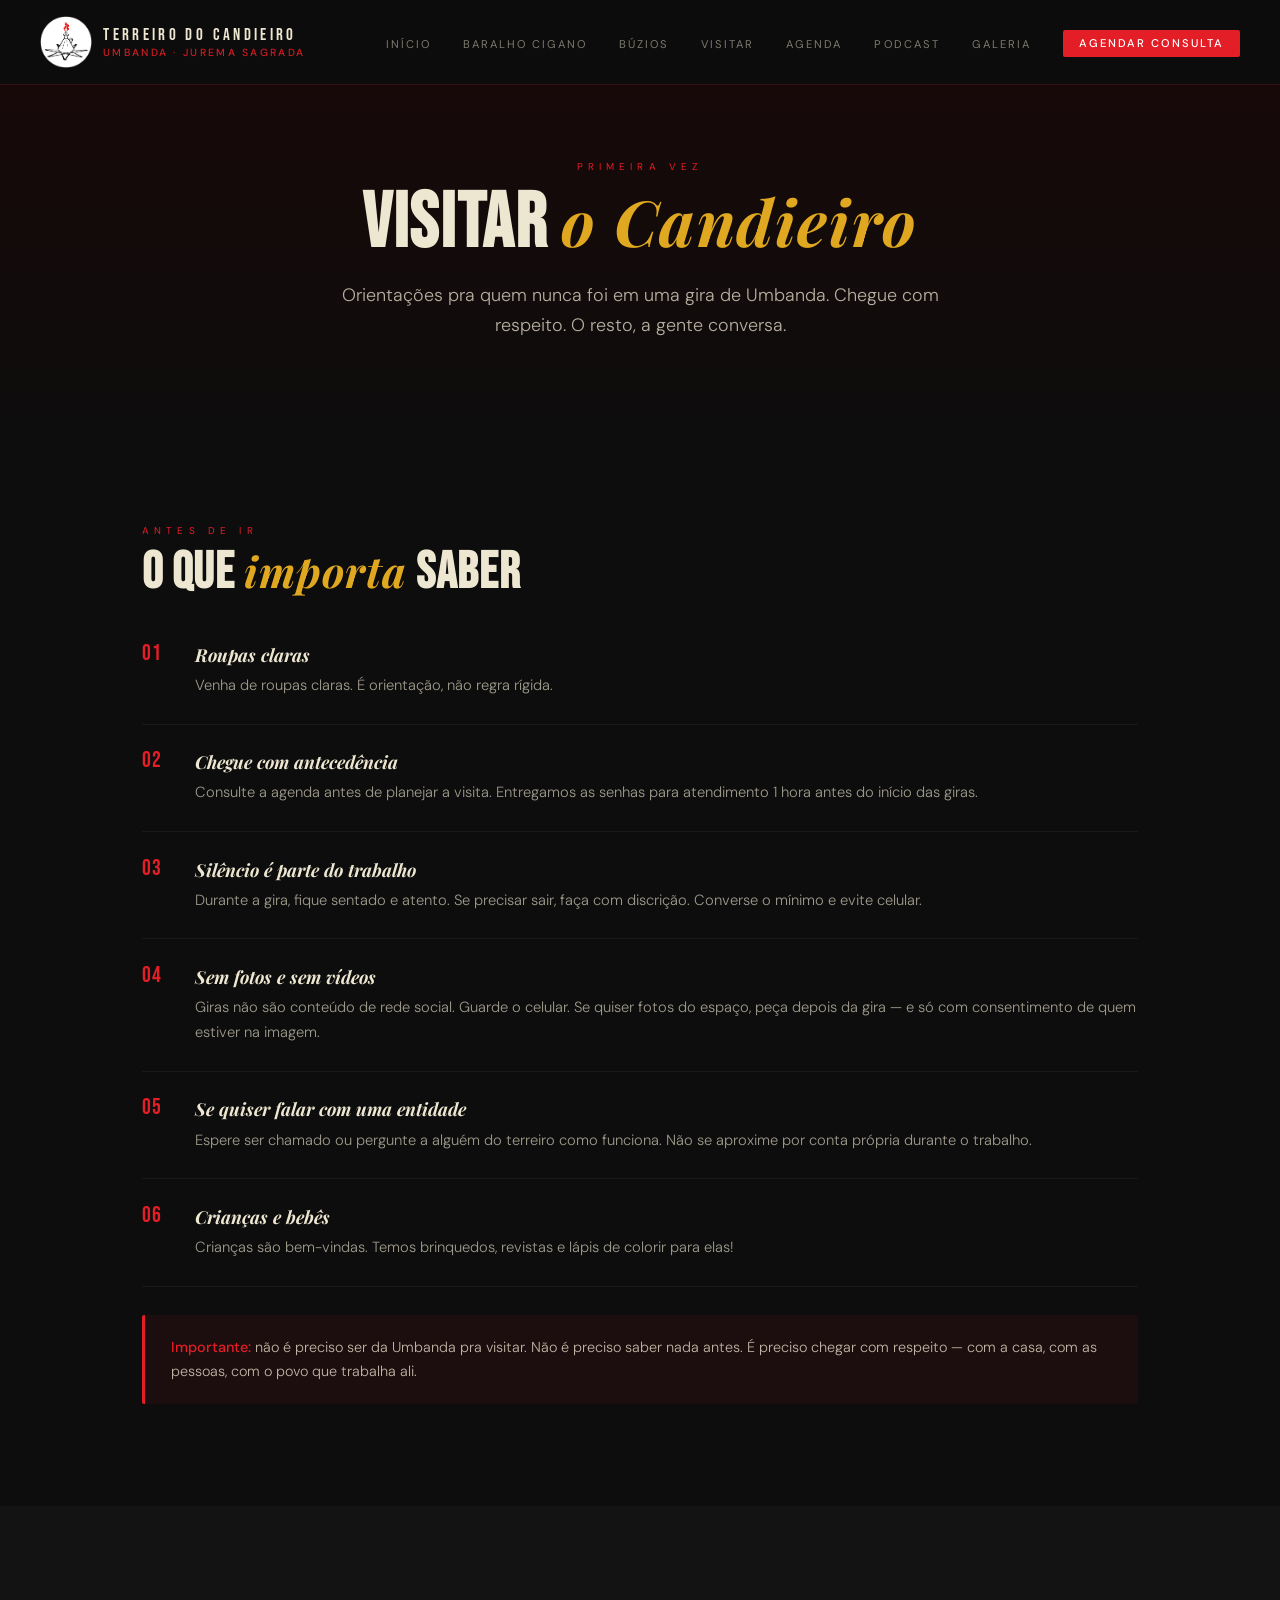
<file: visitar.html>
<!DOCTYPE html>
<html lang="pt-BR">
<head>
<meta charset="UTF-8">
<meta name="viewport" content="width=device-width, initial-scale=1.0">
<title>Primeira vez em terreiro — Como visitar o Candieiro</title>

<meta name="description" content="Primeira vez em uma gira de Umbanda: roupa, horário e o que esperar no Terreiro do Candieiro, em Barão Geraldo, Campinas.">
<meta name="keywords" content="primeira vez em terreiro, como visitar terreiro de umbanda, o que vestir em gira de umbanda, como se comportar em terreiro, posso tirar foto em terreiro, terreiro aberto ao público campinas, visitar terreiro barão geraldo">
<meta name="author" content="Terreiro do Candieiro">
<meta name="robots" content="index, follow, max-image-preview:large">
<link rel="canonical" href="https://terreirodocandieiro.com.br/visitar.html">
<!-- Favicon (aparece no SERP do Google e na aba do navegador) -->
<link rel="icon" type="image/png" href="/logo-candieiro.png">
<link rel="apple-touch-icon" href="/logo-candieiro.png">


<meta property="og:type" content="website">
<meta property="og:title" content="Primeira vez em terreiro — Como visitar o Candieiro">
<meta property="og:description" content="Orientações pra quem vai pela primeira vez em uma gira de Umbanda em Barão Geraldo, Campinas.">
<meta property="og:url" content="https://terreirodocandieiro.com.br/visitar.html">
<meta property="og:image" content="https://terreirodocandieiro.com.br/og-image.jpg">
<meta property="og:locale" content="pt_BR">

<meta name="twitter:card" content="summary_large_image">
<meta name="twitter:title" content="Primeira vez em terreiro — Como visitar o Candieiro">
<meta name="twitter:description" content="Orientações pra primeira visita em uma gira de Umbanda.">

<meta name="geo.region" content="BR-SP">
<meta name="geo.placename" content="Barão Geraldo, Campinas">

<!-- FAQPage schema -->
<script type="application/ld+json">
{
  "@context": "https://schema.org",
  "@type": "FAQPage",
  "mainEntity": [
    {"@type":"Question","name":"O que eu devo vestir pra ir em uma gira?","acceptedAnswer":{"@type":"Answer","text":"Roupas claras é o suficiente."}},
    {"@type":"Question","name":"Posso tirar foto ou filmar?","acceptedAnswer":{"@type":"Answer","text":"Não. Giras não são momentos para registro de mídia. Guarde o celular. Se quiser fotos do espaço, peça à pessoa que estiver te recebendo antes ou depois da gira."}},
    {"@type":"Question","name":"Qual o horário ideal pra chegar?","acceptedAnswer":{"@type":"Answer","text":"Começamos a entregar senhas para os atendimentos uma hora antes do início da gira. Confira os horários no calendário para se organizar."}},
    {"@type":"Question","name":"Como me comporto durante a gira?","acceptedAnswer":{"@type":"Answer","text":"Em silêncio, sentado, atento. Siga as orientações dos filhos da casa. Se quiser falar com uma entidade, espere ser chamado ou pergunte a alguém do terreiro como proceder."}},
    {"@type":"Question","name":"Posso levar crianças?","acceptedAnswer":{"@type":"Answer","text":"Pode trazer. Amamos crianças! Temos alguns brinquedos, revistas e lápis de colorir para elas."}},
    {"@type":"Question","name":"Preciso levar alguma coisa?","acceptedAnswer":{"@type":"Answer","text":"Nada obrigatório. Se quiser contribuir, nosso pix é: terreiro.candieiro@gmail.com"}}
  ]
}
</script>

<!-- Breadcrumb -->
<script type="application/ld+json">
{
  "@context":"https://schema.org",
  "@type":"BreadcrumbList",
  "itemListElement":[
    {"@type":"ListItem","position":1,"name":"Início","item":"https://terreirodocandieiro.com.br/"},
    {"@type":"ListItem","position":2,"name":"Visitar","item":"https://terreirodocandieiro.com.br/visitar.html"}
  ]
}
</script>

<link rel="preconnect" href="https://fonts.googleapis.com">
<link rel="preconnect" href="https://fonts.gstatic.com" crossorigin>
<link href="https://fonts.googleapis.com/css2?family=Bebas+Neue&family=Playfair+Display:ital,wght@0,700;1,400&family=DM+Sans:wght@300;400;500&display=swap" rel="stylesheet">

<link rel="stylesheet" href="/style.css?v=3">
<link rel="stylesheet" href="/pg.css?v=3">
</head>
<body>

<nav id="nav">
  <a href="/" class="nl">
    <img id="nav-logo" src="/logo-candieiro.png" alt="Terreiro do Candieiro" style="object-fit:contain">
    <div class="nn">TERREIRO DO CANDIEIRO<small>Umbanda · Jurema Sagrada</small></div>
  </a>
  <ul class="nlinks">
    <li><a href="/">Início</a></li>
    <li><a href="/baralho-cigano.html">Baralho Cigano</a></li>
    <li><a href="/buzios.html">Búzios</a></li>
    <li><a href="/visitar.html" class="on">Visitar</a></li>
    <li><a href="/#agenda">Agenda</a></li>
    <li><a href="/#podcast">Podcast</a></li>
    <li><a href="/#galeria">Galeria</a></li>
    <li><a href="/agendar.html" class="ncta">Agendar consulta</a></li>
  </ul>
  <button class="hbg" id="hbg" onclick="toggleMenu()"><span></span><span></span><span></span></button>
</nav>
<div class="mmob" id="mmob">
  <a href="/">Início</a>
  <a href="/baralho-cigano.html">Baralho Cigano</a>
  <a href="/buzios.html">Búzios</a>
  <a href="/visitar.html">Visitar</a>
  <a href="/#agenda">Agenda</a>
  <a href="/#podcast">Podcast</a>
  <a href="/#galeria">Galeria</a>
  <a href="/agendar.html" style="color:var(--vm)!important">Agendar consulta</a>
</div>

<main>

<header class="pg-hero">
  <div class="pg-rotulo">Primeira vez</div>
  <h1 class="pg-titulo">Visitar <em>o Candieiro</em></h1>
  <p class="pg-lead">Orientações pra quem nunca foi em uma gira de Umbanda. Chegue com respeito. O resto, a gente conversa.</p>
</header>

<section>
  <div class="miolo">
    <p class="rotulo">Antes de ir</p>
    <h2 class="titulo">O que <em>importa</em> saber</h2>

    <div class="item">
      <div class="num">01</div>
      <div>
        <h3>Roupas claras</h3>
        <p>Venha de roupas claras. É orientação, não regra rígida.</p>
      </div>
    </div>

    <div class="item">
      <div class="num">02</div>
      <div>
        <h3>Chegue com antecedência</h3>
        <p>Consulte a agenda antes de planejar a visita. Entregamos as senhas para atendimento 1 hora antes do início das giras.</p>
      </div>
    </div>

    <div class="item">
      <div class="num">03</div>
      <div>
        <h3>Silêncio é parte do trabalho</h3>
        <p>Durante a gira, fique sentado e atento. Se precisar sair, faça com discrição. Converse o mínimo e evite celular.</p>
      </div>
    </div>

    <div class="item">
      <div class="num">04</div>
      <div>
        <h3>Sem fotos e sem vídeos</h3>
        <p>Giras não são conteúdo de rede social. Guarde o celular. Se quiser fotos do espaço, peça depois da gira — e só com consentimento de quem estiver na imagem.</p>
      </div>
    </div>

    <div class="item">
      <div class="num">05</div>
      <div>
        <h3>Se quiser falar com uma entidade</h3>
        <p>Espere ser chamado ou pergunte a alguém do terreiro como funciona. Não se aproxime por conta própria durante o trabalho.</p>
      </div>
    </div>

    <div class="item">
      <div class="num">06</div>
      <div>
        <h3>Crianças e bebês</h3>
        <p>Crianças são bem-vindas. Temos brinquedos, revistas e lápis de colorir para elas!</p>
      </div>
    </div>

    <div class="aviso">
      <p><strong>Importante:</strong> não é preciso ser da Umbanda pra visitar. Não é preciso saber nada antes. É preciso chegar com respeito — com a casa, com as pessoas, com o povo que trabalha ali.</p>
    </div>
  </div>
</section>

<section style="background:var(--pr2)">
  <div class="miolo">
    <p class="rotulo">Endereço e acesso</p>
    <h2 class="titulo">Como <em>chegar</em></h2>

    <p class="texto"><strong>Rua Angelo Vicentim, 236</strong> — Jardim Santa Genebra II (Barão Geraldo), Campinas/SP, 13084-060.</p>

    <p class="texto"><a href="https://maps.google.com/?q=Rua+Angelo+Vicentim+236+Bar%C3%A3o+Geraldo+Campinas" target="_blank" style="color:var(--vm);text-decoration:none;border-bottom:1px solid rgba(228,30,38,.3)">Abrir no Google Maps →</a></p>

    <p class="texto"><strong>De carro:</strong> estacionamento na rua. Domingo e feriados, tem mais espaço.</p>

    <p class="texto"><strong>Transporte público:</strong> linhas que passam por Barão Geraldo e descem próximo ao Jardim Santa Genebra. Use o Google Maps pra rota atualizada.</p>
  </div>
</section>

<section>
  <div class="miolo">
    <p class="rotulo">Caixinha</p>
    <h2 class="titulo">Sobre <em>contribuir</em></h2>

    <p class="texto">Giras são abertas e gratuitas. Caso queira contribuir nosso pix é: terreiro.candieiro@gmail.com</p>

    <p class="texto">Nosso pai atende consultas particulares: baralho cigano e jogo de búzios.</p>

    <div class="cta-pg">
      <h3>Quer agendar uma consulta?</h3>
      <p>Baralho cigano presencial ou online, jogo de búzios presencial. Os dois com o Pai Nando, agendados pelo site.</p>
      <a href="/baralho-cigano.html" class="bvm" style="margin:0 .5rem .6rem 0">Baralho cigano</a>
      <a href="/buzios.html" class="bvm" style="margin-bottom:.6rem">Jogo de búzios</a>
    </div>
  </div>
</section>

</main>

<footer>
  <div class="rod">
    <div class="rtop">
      <div class="rmar">TERREIRO DO CANDIEIRO<small>Umbanda · Jurema Sagrada · Barão Geraldo, Campinas</small></div>
      <div class="rsoc">
        <a href="https://instagram.com/terreirodocandieiro" target="_blank" aria-label="Instagram"><svg viewBox="0 0 24 24" fill="currentColor"><path d="M12 2.163c3.204 0 3.584.012 4.85.07 3.252.148 4.771 1.691 4.919 4.919.058 1.265.069 1.645.069 4.849 0 3.205-.012 3.584-.069 4.849-.149 3.225-1.664 4.771-4.919 4.919-1.266.058-1.644.07-4.85.07-3.204 0-3.584-.012-4.849-.07-3.26-.149-4.771-1.699-4.919-4.92-.058-1.265-.07-1.644-.07-4.849 0-3.204.013-3.583.07-4.849.149-3.227 1.664-4.771 4.919-4.919 1.266-.057 1.645-.069 4.849-.069zm0-2.163c-3.259 0-3.667.014-4.947.072-4.358.2-6.78 2.618-6.98 6.98-.059 1.281-.073 1.689-.073 4.948 0 3.259.014 3.668.072 4.948.2 4.358 2.618 6.78 6.98 6.98 1.281.058 1.689.072 4.948.072 3.259 0 3.668-.014 4.948-.072 4.354-.2 6.782-2.618 6.979-6.98.059-1.28.073-1.689.073-4.948 0-3.259-.014-3.667-.072-4.947-.196-4.354-2.617-6.78-6.979-6.98-1.281-.059-1.69-.073-4.949-.073zm0 5.838c-3.403 0-6.162 2.759-6.162 6.162s2.759 6.163 6.162 6.163 6.162-2.759 6.162-6.163c0-3.403-2.759-6.162-6.162-6.162zm0 10.162c-2.209 0-4-1.79-4-4 0-2.209 1.791-4 4-4s4 1.791 4 4c0 2.21-1.791 4-4 4zm6.406-11.845c-.796 0-1.441.645-1.441 1.44s.645 1.44 1.441 1.44c.795 0 1.439-.645 1.439-1.44s-.644-1.44-1.439-1.44z"/></svg></a>
        <a href="https://api.whatsapp.com/send?phone=5519992494267" target="_blank" aria-label="WhatsApp"><svg viewBox="0 0 24 24" fill="currentColor"><path d="M17.472 14.382c-.297-.149-1.758-.867-2.03-.967-.273-.099-.471-.148-.67.15-.197.297-.767.966-.94 1.164-.173.199-.347.223-.644.075-.297-.15-1.255-.463-2.39-1.475-.883-.788-1.48-1.761-1.653-2.059-.173-.297-.018-.458.13-.606.134-.133.298-.347.446-.52.149-.174.198-.298.298-.497.099-.198.05-.371-.025-.52-.075-.149-.669-1.612-.916-2.207-.242-.579-.487-.5-.669-.51-.173-.008-.371-.01-.57-.01-.198 0-.52.074-.792.372-.272.297-1.04 1.016-1.04 2.479 0 1.462 1.065 2.875 1.213 3.074.149.198 2.096 3.2 5.077 4.487.709.306 1.262.489 1.694.625.712.227 1.36.195 1.871.118.571-.085 1.758-.719 2.006-1.413.248-.694.248-1.289.173-1.413-.074-.124-.272-.198-.57-.347m-5.421 7.403h-.004a9.87 9.87 0 01-5.031-1.378l-.361-.214-3.741.982.998-3.648-.235-.374a9.86 9.86 0 01-1.51-5.26c.001-5.45 4.436-9.884 9.888-9.884 2.64 0 5.122 1.03 6.988 2.898a9.825 9.825 0 012.893 6.994c-.003 5.45-4.437 9.884-9.885 9.884m8.413-18.297A11.815 11.815 0 0012.05 0C5.495 0 .16 5.335.157 11.892c0 2.096.547 4.142 1.588 5.945L.057 24l6.305-1.654a11.882 11.882 0 005.683 1.448h.005c6.554 0 11.89-5.335 11.893-11.893a11.821 11.821 0 00-3.48-8.413z"/></svg></a>
      </div>
    </div>
    <div class="rlin"></div>
    <div class="rbot">
      <p>© 2026 Terreiro do Candieiro — Todos os direitos reservados</p>
      <a href="tel:+5519992494267">+55 (19) 99249-4267</a>
      <a href="mailto:terreiro.candieiro@gmail.com">terreiro.candieiro@gmail.com</a>
    </div>
  </div>
</footer>

<script>
function toggleMenu(){document.getElementById('hbg').classList.toggle('ativo');document.getElementById('mmob').classList.toggle('aberto')}
</script>


<!-- Logo dinâmica via Firestore removida: agora estática em /logocandieiro.png -->

<script src="visita.js" defer></script>
</body>
</html>
</file>
<file: style.css>
/* ── SMOOTH PAGE TRANSITIONS ── */
/* View Transitions API (Chrome 111+, ~90% dos browsers modernos) */
@view-transition { navigation: auto }

/* Fade-in fallback pra suavizar o flash entre páginas */
@keyframes pageFade { from { opacity: 0 } to { opacity: 1 } }
body { animation: pageFade .28s ease-out }

:root{
  --vm:#e41e26;--vm2:#9e1419;--pr:#0d0d0d;--pr2:#131313;--pr3:#1a1a1a;--pr4:#222;
  --br:#ede6d0;--br2:#c9c0a8;--ou:#b8820a;--ou2:#e0a820;
  --fd:'Bebas Neue',sans-serif;--fs:'Playfair Display',serif;--fb:'DM Sans',sans-serif;
}
*{margin:0;padding:0;box-sizing:border-box}
.sr-only{position:absolute!important;width:1px!important;height:1px!important;padding:0!important;margin:-1px!important;overflow:hidden!important;clip:rect(0,0,0,0)!important;white-space:nowrap!important;border:0!important}
html{scroll-behavior:smooth}
body{background:var(--pr);color:var(--br);font-family:var(--fb);font-weight:300;overflow-x:hidden}

/* ── PAPEL: REMOVIDO por performance ──
   Os 2 overlays fullscreen (body::before/::after) com feTurbulence
   SVG + mix-blend-mode (multiply/overlay) eram os maiores culpados
   pelo jank de scroll — mix-blend-mode força recomposição pixel-a-pixel
   com tudo embaixo a cada frame. GPU layer não resolve totalmente
   esse caso. Trocados pelos cards/sections que já têm noise discreto. */

/* ── NAV ──
   backdrop-filter:blur removido — repinta tudo atrás a cada scroll
   frame. Fundo sólido rgba é virtualmente idêntico visualmente. */
#nav{position:fixed;top:0;left:0;right:0;z-index:700;display:flex;align-items:center;justify-content:space-between;padding:1rem 2.5rem;background:rgba(13,13,13,.97);border-bottom:1px solid rgba(228,30,38,.18);transition:background .3s;will-change:transform;transform:translateZ(0)}
.nl{display:flex;align-items:center;gap:.7rem;text-decoration:none}
.nl img{width:52px;height:52px;object-fit:contain;flex-shrink:0}
.nn{font-family:var(--fd);font-size:1.05rem;letter-spacing:.2em;color:var(--br);line-height:1.2}
.nn small{display:block;font-family:var(--fb);font-size:.65rem;letter-spacing:.22em;color:rgba(228,30,38,.9);text-transform:uppercase;margin-top:.1rem;font-weight:500}
.nlinks{display:flex;align-items:center;gap:2rem;list-style:none}
.nlinks a{color:rgba(237,230,208,.5);text-decoration:none;font-size:.7rem;letter-spacing:.18em;text-transform:uppercase;font-weight:400;transition:color .2s}
.nlinks a:hover{color:var(--vm)}
.ncta{background:var(--vm)!important;color:#fff!important;padding:.4rem 1rem;border-radius:2px;font-weight:500!important}
.ncta:hover{background:var(--vm2)!important}
.hbg{display:none;flex-direction:column;gap:5px;cursor:pointer;padding:.3rem;border:none;background:none}
.hbg span{width:22px;height:2px;background:var(--br);border-radius:1px;transition:all .3s}
.hbg.ativo span:nth-child(1){transform:rotate(45deg) translate(5px,5px)}
.hbg.ativo span:nth-child(2){opacity:0}
.hbg.ativo span:nth-child(3){transform:rotate(-45deg) translate(5px,-5px)}
.mmob{display:none;position:fixed;top:61px;left:0;right:0;z-index:699;background:rgba(13,13,13,.97);border-bottom:1px solid rgba(228,30,38,.14);flex-direction:column;padding:1.4rem 1.8rem;gap:1.1rem}
.mmob.aberto{display:flex}
.mmob a{color:rgba(237,230,208,.6);text-decoration:none;font-size:.82rem;letter-spacing:.18em;text-transform:uppercase;font-weight:400;transition:color .2s;padding:.28rem 0;border-bottom:1px solid rgba(237,230,208,.06)}
.mmob a:hover{color:var(--vm)}

/* ── CARROSSEL HERO ── */
#hero{min-height:100vh;display:flex;flex-direction:column;position:relative;overflow:hidden}
.car-wrap{flex:1;position:relative;min-height:100vh}
.car-slide{
  position:absolute;inset:0;
  opacity:0;transition:opacity .8s ease;
  display:flex;align-items:center;justify-content:center;
  pointer-events:none;
}
.car-slide.ativo{opacity:1;pointer-events:auto}
/* fundo do slide: imagem ou cor */
.car-bg{position:absolute;inset:0;background-size:cover;background-position:center}
.car-bg::after{content:'';position:absolute;inset:0;background:linear-gradient(to top,rgba(13,13,13,.85) 0%,rgba(13,13,13,.45) 50%,rgba(13,13,13,.2) 100%)}
/* textura sobre o carrossel — desativada por performance
   (feTurbulence + feDisplacementMap + mix-blend-mode era o filtro
   mais caro do site). O slide já tem gradient sobre a imagem que
   dá contraste suficiente pro texto. */
.car-tex{display:none}
.car-conteudo{position:relative;z-index:2;text-align:center;padding:2rem 1.5rem;max-width:700px;width:100%}
.car-label{font-size:.62rem;letter-spacing:.52em;text-transform:uppercase;color:rgba(228,30,38,.75);margin-bottom:1.4rem;opacity:0;transform:translateY(12px);transition:all .7s .1s}
.car-slide.ativo .car-label{opacity:1;transform:translateY(0)}
.car-titulo{font-family:var(--fd);font-size:clamp(2.8rem,7vw,6.5rem);line-height:.92;letter-spacing:.03em;color:var(--br);margin-bottom:1rem;opacity:0;transform:translateY(16px);transition:all .7s .2s}
.car-slide.ativo .car-titulo{opacity:1;transform:translateY(0)}
.car-sub{font-size:clamp(.88rem,1.4vw,1.05rem);line-height:1.65;color:rgba(237,230,208,.62);margin-bottom:2rem;max-width:480px;margin-left:auto;margin-right:auto;opacity:0;transform:translateY(16px);transition:all .7s .3s}
.car-slide.ativo .car-sub{opacity:1;transform:translateY(0)}
.car-btn-wrap{opacity:0;transform:translateY(16px);transition:all .7s .4s;display:flex;gap:1rem;justify-content:center;flex-wrap:wrap}
.car-slide.ativo .car-btn-wrap{opacity:1;transform:translateY(0)}
/* navegação */
.car-nav{position:absolute;bottom:2.5rem;left:50%;transform:translateX(-50%);display:flex;gap:.6rem;z-index:3}
.car-dot{width:28px;height:3px;background:rgba(237,230,208,.22);border:none;cursor:pointer;transition:all .25s;border-radius:2px}
.car-dot.on{background:var(--vm);width:40px}
.car-arr{position:absolute;top:50%;transform:translateY(-50%);z-index:3;background:rgba(13,13,13,.5);border:1px solid rgba(237,230,208,.14);color:rgba(237,230,208,.6);padding:.55rem .85rem;cursor:pointer;font-size:1.1rem;transition:all .2s;backdrop-filter:blur(6px)}
.car-arr:hover{background:rgba(228,30,38,.18);color:var(--br);border-color:var(--vm)}
.car-prev{left:1.5rem}.car-next{right:1.5rem}
/* painel de edição do carrossel */
.car-editor{display:none;position:fixed;inset:0;z-index:7000;background:rgba(0,0,0,.8);align-items:center;justify-content:center;padding:1.5rem}
.car-editor.aberto{display:flex}
.car-ed-box{background:var(--pr3);border:1px solid rgba(228,30,38,.2);padding:2rem;width:100%;max-width:580px;max-height:85vh;overflow-y:auto;position:relative}
.car-ed-box h3{font-family:var(--fd);font-size:1.2rem;letter-spacing:.1em;color:var(--br);margin-bottom:1.5rem}
.car-ed-item{border:1px solid rgba(237,230,208,.08);padding:1.2rem;margin-bottom:1rem;background:var(--pr2)}
.car-ed-item label{display:block;font-size:.6rem;letter-spacing:.18em;text-transform:uppercase;color:rgba(237,230,208,.28);margin-bottom:.3rem;margin-top:.6rem}
.car-ed-item label:first-child{margin-top:0}
.car-ed-input{width:100%;background:var(--pr);border:1px solid rgba(237,230,208,.1);color:var(--br);padding:.5rem .7rem;font-size:.8rem;font-family:var(--fb);border-radius:2px;outline:none;transition:border-color .2s}
.car-ed-input:focus{border-color:rgba(228,30,38,.4)}
.car-ed-btns{display:flex;gap:.8rem;margin-top:1.2rem;flex-wrap:wrap}
.bvm{display:inline-flex;align-items:center;gap:.45rem;background:var(--vm);color:#fff;padding:.8rem 1.9rem;text-decoration:none;font-size:.76rem;font-weight:500;letter-spacing:.16em;text-transform:uppercase;border-radius:2px;transition:all .22s;font-family:var(--fb);border:none;cursor:pointer}
.bvm:hover{background:var(--vm2);transform:translateY(-2px)}
/* botão outline — sem fundo */
.bco{display:inline-flex;align-items:center;gap:.45rem;background:transparent;color:var(--br);padding:.8rem 1.9rem;text-decoration:none;font-size:.76rem;font-weight:400;letter-spacing:.16em;text-transform:uppercase;border-radius:2px;border:1px solid rgba(237,230,208,.2);transition:all .22s;font-family:var(--fb);cursor:pointer}
.bco:hover{border-color:var(--vm);color:var(--vm);transform:translateY(-2px)}
/* botão WhatsApp — outline verde */
.bwa-o{display:inline-flex;align-items:center;gap:.65rem;background:transparent;color:#25D366;padding:.88rem 1.8rem;text-decoration:none;font-size:.78rem;font-weight:500;letter-spacing:.08em;border-radius:2px;border:1.5px solid #25D366;transition:all .2s;font-family:var(--fb)}
.bwa-o:hover{background:rgba(37,211,102,.08);transform:translateY(-2px)}
.bwa-o svg{width:17px;height:17px;flex-shrink:0}
/* botão fechar editor */
.bfec{background:transparent;border:1px solid rgba(228,30,38,.28);color:rgba(228,30,38,.65);padding:.4rem .85rem;font-size:.66rem;letter-spacing:.12em;text-transform:uppercase;cursor:pointer;border-radius:2px;font-family:var(--fb);transition:all .2s}
.bfec:hover{background:rgba(228,30,38,.1)}

/* ── FITA DO BONFIM ── */
.fita-bonfim{
  position:relative;overflow:hidden;
  /* altura maior, como a fita real */
  height:52px;
  border-top:3px solid rgba(0,0,0,.6);
  border-bottom:3px solid rgba(0,0,0,.6);
  z-index:10;
}
.fita-cos-t{position:absolute;top:0;left:0;right:0;height:6px;z-index:3;background:linear-gradient(to bottom,rgba(0,0,0,.4),transparent);pointer-events:none}
.fita-cos-b{position:absolute;bottom:0;left:0;right:0;height:6px;z-index:3;background:linear-gradient(to top,rgba(0,0,0,.4),transparent);pointer-events:none}
.fita-tec{
  position:absolute;inset:0;z-index:4;pointer-events:none;
  background-image:url("data:image/svg+xml,%3Csvg xmlns='http://www.w3.org/2000/svg' viewBox='0 0 256 52'%3E%3Cfilter id='t'%3E%3CfeTurbulence type='fractalNoise' baseFrequency='0.85 0.18' numOctaves='3' stitchTiles='stitch'/%3E%3CfeColorMatrix type='saturate' values='0'/%3E%3C/filter%3E%3Crect width='256' height='52' filter='url(%23t)' opacity='0.32'/%3E%3C/svg%3E");
  mix-blend-mode:multiply;
}
.fita-trilha{
  display:flex;height:100%;
  position:absolute;inset:0;z-index:1;
  /* animação injetada via JS */
}
.fita-seg{
  display:flex;align-items:center;justify-content:space-between;
  height:100%;flex-shrink:0;
  padding:0 .6rem;
  position:relative;
}
.fita-cruz{
  font-size:1rem;font-weight:700;
  line-height:1;flex-shrink:0;opacity:.75;
}
.fita-palavra{
  font-family:'Bebas Neue',sans-serif;
  font-size:.92rem;letter-spacing:.24em;
  text-transform:uppercase;
  padding:0 .5rem;
  user-select:none;
}

/* ── SEÇÕES ──
   content-visibility:auto pula render de seções fora do viewport
   (Chrome 85+). contain-intrinsic-size dá uma altura estimada pra
   manter scroll position correto. Ganho enorme em scroll. */
section{position:relative;z-index:1;content-visibility:auto;contain-intrinsic-size:auto 700px}
/* Hero não pode ter content-visibility — viewport inicial */
section#hero{content-visibility:visible}
.miolo{max-width:1060px;margin:0 auto;padding:0 2rem}
.rotulo{font-size:.62rem;letter-spacing:.52em;text-transform:uppercase;color:var(--vm);margin-bottom:.72rem;font-weight:400}
.titulo{font-family:var(--fd);font-size:clamp(2.4rem,5.5vw,4.8rem);line-height:.92;color:var(--br);margin-bottom:1.35rem;letter-spacing:.02em}
.titulo em{font-family:var(--fs);font-style:italic;color:var(--ou2);font-size:.83em}

/* ── SOBRE ── */
#sobre{padding:8rem 0;background:var(--pr2);
  background-image:url("data:image/svg+xml,%3Csvg xmlns='http://www.w3.org/2000/svg' viewBox='0 0 400 400'%3E%3Cfilter id='n'%3E%3CfeTurbulence type='fractalNoise' baseFrequency='.6' numOctaves='4' stitchTiles='stitch'/%3E%3CfeColorMatrix type='saturate' values='0'/%3E%3C/filter%3E%3Crect width='400' height='400' filter='url(%23n)' opacity='.06'/%3E%3C/svg%3E")}
.sgr{display:grid;grid-template-columns:1fr 1fr;gap:4rem;align-items:start}
.stxt p{font-size:.95rem;line-height:1.95;color:rgba(237,230,208,.63);margin-bottom:1.3rem}
.stxt strong{color:var(--br);font-weight:500}
/* pilares antigos (dentro do texto) — não usados */
.pilares{display:none}
/* pilares novos — coluna direita do sobre */
.spilares{display:grid;grid-template-columns:1fr 1fr;gap:1px;background:rgba(228,30,38,.13);border:1px solid rgba(228,30,38,.13);align-content:start}
.pilar{background:var(--pr2);padding:2rem 1.6rem;transition:background .22s;position:relative}
.pilar::after{content:'';position:absolute;bottom:0;left:0;width:0;height:2px;background:var(--vm);transition:width .3s}
.pilar:hover{background:var(--pr3)}
.pilar:hover::after{width:100%}
.pilar svg{width:28px;height:28px;color:var(--vm);margin-bottom:.8rem;display:block}
.pilar h4{font-family:var(--fd);font-size:1.1rem;letter-spacing:.07em;color:var(--br);margin-bottom:.35rem}
.pilar p{font-size:.78rem;color:rgba(237,230,208,.42);line-height:1.65}
.scard{background:var(--pr3);border:1px solid rgba(228,30,38,.16);padding:2.5rem;position:relative;overflow:hidden;
  background-image:url("data:image/svg+xml,%3Csvg xmlns='http://www.w3.org/2000/svg' viewBox='0 0 256 256'%3E%3Cfilter id='f'%3E%3CfeTurbulence type='fractalNoise' baseFrequency='.85 .35' numOctaves='3' stitchTiles='stitch'/%3E%3CfeColorMatrix type='saturate' values='0'/%3E%3C/filter%3E%3Crect width='256' height='256' filter='url(%23f)' opacity='.09'/%3E%3C/svg%3E")}
.scard::before{content:'';position:absolute;top:0;left:0;width:100%;height:3px;background:linear-gradient(90deg,var(--vm),var(--ou2),transparent)}
.scita{font-family:var(--fs);font-style:italic;font-size:1.18rem;line-height:1.7;color:var(--br);margin-bottom:1.7rem}
.scita::before{content:'\201C';font-size:3rem;color:var(--vm);line-height:0;vertical-align:-.8rem;margin-right:.06rem}
.sdados{display:flex;flex-direction:column;gap:.72rem;border-top:1px solid rgba(237,230,208,.07);padding-top:1.3rem}
.dado{display:flex;align-items:center;gap:.75rem;font-size:.78rem;color:rgba(237,230,208,.47)}
.dado svg{color:var(--vm);flex-shrink:0}

/* ── AGENDA ── */
#agenda{padding:8rem 0;background:var(--pr)}
.cal-wrap{display:grid;grid-template-columns:320px 1fr;gap:2rem;align-items:start}
/* calendário */
.cal{background:var(--pr3);border:1px solid rgba(228,30,38,.13);border-radius:2px;overflow:hidden;user-select:none;
  background-image:url("data:image/svg+xml,%3Csvg xmlns='http://www.w3.org/2000/svg' viewBox='0 0 256 256'%3E%3Cfilter id='n'%3E%3CfeTurbulence type='fractalNoise' baseFrequency='.85' numOctaves='3' stitchTiles='stitch'/%3E%3CfeColorMatrix type='saturate' values='0'/%3E%3C/filter%3E%3Crect width='256' height='256' filter='url(%23n)' opacity='.07'/%3E%3C/svg%3E")}
.cal-header{display:flex;align-items:center;justify-content:space-between;padding:.75rem 1.1rem;background:rgba(228,30,38,.07);border-bottom:1px solid rgba(228,30,38,.13)}
.cal-mes{font-family:var(--fd);font-size:1.05rem;letter-spacing:.12em;color:var(--br)}
.cal-nav{background:none;border:none;color:rgba(237,230,208,.42);cursor:pointer;font-size:1rem;padding:.2rem .45rem;transition:color .2s;border-radius:1px}
.cal-nav:hover{color:var(--vm)}
.cal-ds-row{display:grid;grid-template-columns:repeat(7,1fr);padding:.45rem .7rem .25rem}
.cal-ds{text-align:center;font-size:.56rem;letter-spacing:.1em;text-transform:uppercase;color:rgba(237,230,208,.26);padding:.18rem 0}
.cal-grade{display:grid;grid-template-columns:repeat(7,1fr);padding:.15rem .7rem .75rem;gap:2px}
.cal-dia{
  aspect-ratio:1;display:flex;align-items:center;justify-content:center;
  font-size:.72rem;color:rgba(237,230,208,.32);border-radius:2px;
  font-family:var(--fb);font-weight:400;
  transition:all .18s;cursor:default;position:relative;
}
.cal-dia.hoje{color:var(--br);font-weight:500}
.cal-dia.tem-evento{
  background:rgba(228,30,38,.14);color:var(--br);cursor:pointer;
  border:1px solid rgba(228,30,38,.24);
}
.cal-dia.tem-evento:hover{background:rgba(228,30,38,.3)}
.cal-dia.tem-evento::after{content:'';position:absolute;bottom:3px;left:50%;transform:translateX(-50%);width:4px;height:4px;border-radius:50%;background:var(--vm)}
.cal-dia.fora{opacity:.15}
/* painel de detalhe do evento */
.evt-detalhe{
  background:var(--pr3);border:1px solid rgba(228,30,38,.15);
  min-height:260px;display:flex;align-items:center;justify-content:center;
  position:relative;overflow:hidden;
  background-image:url("data:image/svg+xml,%3Csvg xmlns='http://www.w3.org/2000/svg' viewBox='0 0 256 256'%3E%3Cfilter id='f'%3E%3CfeTurbulence type='fractalNoise' baseFrequency='.85 .35' numOctaves='3' stitchTiles='stitch'/%3E%3CfeColorMatrix type='saturate' values='0'/%3E%3C/filter%3E%3Crect width='256' height='256' filter='url(%23f)' opacity='.08'/%3E%3C/svg%3E");
}
.evt-detalhe::before{content:'';position:absolute;top:0;left:0;width:100%;height:3px;background:linear-gradient(90deg,var(--vm),transparent)}
.evt-vazio{text-align:center;color:rgba(237,230,208,.22);font-size:.82rem;line-height:1.7;padding:2rem}
.evt-vazio svg{width:36px;height:36px;color:rgba(237,230,208,.12);margin:0 auto 1rem;display:block}
.evt-info-box{padding:2rem;width:100%}
.evt-data-big{font-family:var(--fd);font-size:3.5rem;line-height:1;color:var(--vm);margin-bottom:.2rem}
.evt-mes-big{font-size:.62rem;letter-spacing:.22em;text-transform:uppercase;color:rgba(237,230,208,.3);margin-bottom:1.2rem}
.evt-nome-big{font-family:var(--fd);font-size:1.6rem;letter-spacing:.04em;color:var(--br);margin-bottom:.5rem}
.evt-hora-big{display:flex;align-items:center;gap:.5rem;font-size:.8rem;color:rgba(237,230,208,.45);margin-bottom:.7rem}
.evt-tag-big{display:inline-flex;padding:.22rem .7rem;font-size:.6rem;letter-spacing:.13em;text-transform:uppercase;border-radius:2px;font-weight:500}
.ta{background:rgba(46,125,50,.13);color:#7ec87f;border:1px solid rgba(46,125,50,.22)}
.tg{background:rgba(184,130,10,.1);color:var(--ou2);border:1px solid rgba(184,130,10,.2)}
.tl{background:rgba(33,150,243,.1);color:#90CAF9;border:1px solid rgba(33,150,243,.2)}
.te{background:rgba(228,30,38,.13);color:var(--vm);border:1px solid rgba(228,30,38,.22)}
/* gerenciador de eventos */
.ger{display:none;border:1px solid rgba(228,30,38,.15);border-top:none;margin-top:2rem}
.ger.aberto{display:block}
.ger-top{background:var(--pr3);border-bottom:1px solid rgba(228,30,38,.1);padding:.9rem 1.7rem;display:flex;align-items:center;justify-content:space-between;flex-wrap:wrap;gap:1rem}
.ger-top h3{font-family:var(--fd);font-size:.86rem;letter-spacing:.1em;color:var(--br)}
.ger-top p{font-size:.63rem;color:rgba(237,230,208,.28);margin-top:.08rem}
.ger-body{padding:1.4rem 1.7rem;background:var(--pr2)}
.fg{display:grid;grid-template-columns:2fr 1.1fr .75fr 1fr auto;gap:.82rem;align-items:end}
.ff label{display:block;font-size:.6rem;letter-spacing:.17em;text-transform:uppercase;color:rgba(237,230,208,.28);margin-bottom:.3rem}
.ff input,.ff select{width:100%;background:var(--pr3);border:1px solid rgba(237,230,208,.08);color:var(--br);padding:.5rem .7rem;font-size:.78rem;font-family:var(--fb);border-radius:2px;outline:none;transition:border-color .2s}
.ff input:focus,.ff select:focus{border-color:rgba(228,30,38,.4)}
.ff select option{background:var(--pr3)}
.badd{background:var(--vm);color:#fff;border:none;padding:.56rem 1.1rem;font-size:.7rem;font-weight:500;letter-spacing:.12em;text-transform:uppercase;cursor:pointer;border-radius:2px;font-family:var(--fb);transition:background .2s;white-space:nowrap}
.badd:hover{background:var(--vm2)}

/* ── O QUE FAZEMOS ── */
#fazemos{padding:8rem 0;background:var(--pr2);
  background-image:url("data:image/svg+xml,%3Csvg xmlns='http://www.w3.org/2000/svg' viewBox='0 0 400 400'%3E%3Cfilter id='n'%3E%3CfeTurbulence type='fractalNoise' baseFrequency='.55' numOctaves='4' stitchTiles='stitch'/%3E%3CfeColorMatrix type='saturate' values='0'/%3E%3C/filter%3E%3Crect width='400' height='400' filter='url(%23n)' opacity='.055'/%3E%3C/svg%3E")}
.fgr{display:grid;grid-template-columns:repeat(3,1fr);gap:1px;background:transparent;border:none;margin-top:3rem}
.fcard{background:var(--pr);padding:2.1rem 1.6rem;position:relative;overflow:hidden;transition:background .28s;
  background-image:url("data:image/svg+xml,%3Csvg xmlns='http://www.w3.org/2000/svg' viewBox='0 0 200 200'%3E%3Cfilter id='f'%3E%3CfeTurbulence type='fractalNoise' baseFrequency='.8 .3' numOctaves='3' stitchTiles='stitch'/%3E%3CfeColorMatrix type='saturate' values='0'/%3E%3C/filter%3E%3Crect width='200' height='200' filter='url(%23f)' opacity='.055'/%3E%3C/svg%3E")}
.fcard::after{content:'';position:absolute;bottom:0;left:0;width:0;height:2px;background:var(--vm);transition:width .32s}
.fcard:hover{background:var(--pr3)}
.fcard:hover::after{width:100%}
.fico{width:46px;height:46px;background:rgba(228,30,38,.08);border:1px solid rgba(228,30,38,.17);border-radius:3px;display:flex;align-items:center;justify-content:center;color:var(--vm);margin-bottom:1rem;flex-shrink:0}
.fico svg{width:21px;height:21px}
.fnum{position:absolute;top:1.4rem;right:1.4rem;font-family:var(--fd);font-size:2.6rem;line-height:1;background:linear-gradient(135deg,rgba(228,30,38,.42) 0%,rgba(228,30,38,.1) 100%);-webkit-background-clip:text;-webkit-text-fill-color:transparent;background-clip:text}
.fcard h3{font-family:var(--fd);font-size:1.2rem;letter-spacing:.06em;color:var(--br);margin-bottom:.42rem}
.fcard p{font-size:.77rem;line-height:1.8;color:rgba(237,230,208,.46)}
.flink{display:inline-flex;align-items:center;gap:.32rem;margin-top:.95rem;font-size:.66rem;letter-spacing:.14em;text-transform:uppercase;color:var(--vm);text-decoration:none;font-weight:500;transition:gap .2s}
.flink:hover{gap:.52rem}
.fig{display:inline-flex;align-items:center;gap:.3rem;margin-top:.68rem;font-size:.63rem;color:rgba(237,230,208,.27);text-decoration:none;transition:color .2s}
.fig:hover{color:rgba(237,230,208,.6)}

/* ── PODCAST ── */
#podcast{padding:4.5rem 0;background:var(--pr3);border-top:1px solid rgba(228,30,38,.1);border-bottom:1px solid rgba(228,30,38,.1)}
.pdentro{display:flex;align-items:center;gap:3rem;max-width:720px;margin:0 auto}
.parte{width:130px;height:130px;flex-shrink:0;background:var(--vm2);border-radius:4px;display:flex;align-items:center;justify-content:center;position:relative;overflow:hidden}
.parte::before{content:'';position:absolute;inset:0;background:radial-gradient(at center,rgba(184,130,10,.12),transparent 70%)}
.ptxt h2{font-family:var(--fd);font-size:1.65rem;letter-spacing:.07em;color:var(--br);margin-bottom:.38rem}
.ptxt p{font-size:.82rem;color:rgba(237,230,208,.44);line-height:1.65;margin-bottom:1.3rem}
.bsp{display:inline-flex;align-items:center;gap:.5rem;background:#1DB954;color:#fff;padding:.6rem 1.35rem;text-decoration:none;font-size:.75rem;font-weight:500;letter-spacing:.07em;border-radius:50px;transition:all .2s;font-family:var(--fb)}
.bsp:hover{background:#1ed760;transform:translateY(-1px)}

/* ── LOCAL ── */
#local{padding:8rem 0;background:var(--pr2)}
.lgr{display:grid;grid-template-columns:1fr 1fr;gap:3.5rem;margin-top:3rem;align-items:start}
.ctbloc{background:var(--pr3);border:1px solid rgba(228,30,38,.13);padding:2.2rem}
.ctbloc::before{content:'';display:block;width:100%;height:3px;background:linear-gradient(90deg,var(--vm),transparent);margin-bottom:1.65rem}
.cti{display:flex;gap:.9rem;margin-bottom:1.45rem;padding-bottom:1.45rem;border-bottom:1px solid rgba(237,230,208,.05)}
.cti:last-child{border-bottom:none;margin-bottom:0;padding-bottom:0}
.ctio{width:33px;height:33px;background:rgba(228,30,38,.07);border:1px solid rgba(228,30,38,.14);border-radius:2px;display:flex;align-items:center;justify-content:center;flex-shrink:0;color:var(--vm)}
.cti h4{font-size:.58rem;letter-spacing:.22em;text-transform:uppercase;color:rgba(237,230,208,.25);margin-bottom:.23rem}
.cti p,.cti a{font-size:.84rem;color:var(--br);text-decoration:none;line-height:1.5}
.cti a:hover{color:var(--vm)}
.mapa{height:330px;background:var(--pr3);border:1px solid rgba(228,30,38,.1);overflow:hidden}
.mapa iframe{width:100%;height:100%;border:none;filter:grayscale(92%) invert(88%) hue-rotate(148deg);opacity:.52}

/* ── RODAPÉ ── */
footer{background:var(--pr);border-top:1px solid rgba(228,30,38,.12);padding:2.5rem 0 1.8rem}
.rod{max-width:1060px;margin:0 auto;padding:0 2rem}
.rtop{display:flex;align-items:center;justify-content:space-between;margin-bottom:1.5rem;flex-wrap:wrap;gap:1.2rem}
.rmar{font-family:var(--fd);font-size:1rem;letter-spacing:.16em;color:var(--br)}
.rmar small{display:block;font-family:var(--fb);font-size:.56rem;letter-spacing:.26em;color:rgba(237,230,208,.23);margin-top:.13rem;text-transform:uppercase}
.rsoc{display:flex;gap:.6rem}
.rsoc a{width:32px;height:32px;border:1px solid rgba(237,230,208,.09);border-radius:2px;display:flex;align-items:center;justify-content:center;color:rgba(237,230,208,.32);text-decoration:none;transition:all .2s}
.rsoc a:hover{border-color:var(--vm);color:var(--vm)}
.rsoc a svg{width:13px;height:13px}
.rlin{height:1px;background:rgba(237,230,208,.055);margin-bottom:1.25rem}
.rbot{display:flex;align-items:center;justify-content:space-between;flex-wrap:wrap;gap:.8rem}
.rbot p,.rbot a{font-size:.65rem;color:rgba(237,230,208,.17);text-decoration:none}
.rbot a:hover{color:var(--vm)}

/* ── REVEAL ── */
.rev{opacity:0;transform:translateY(22px);transition:opacity .65s,transform .65s}
.rev.ok{opacity:1;transform:translateY(0)}
/* fallback: se JS falhar, tudo aparece */
@media(prefers-reduced-motion:reduce){.rev{opacity:1;transform:none}}

/* ── KEYFRAMES ── */
@keyframes sobe{from{opacity:0;transform:translateY(18px)}to{opacity:1;transform:translateY(0)}}
@keyframes aparece{from{opacity:0}to{opacity:1}}

/* ── RESPONSIVO ── */
/* Tablet */
/* ─── 1280px+: desktop largo — padrão, sem overrides necessários ─── */

/* ─── 1024px: desktop médio ─── */
@media(max-width:1024px){
  .miolo{max-width:900px}
  .fgr{grid-template-columns:repeat(3,1fr)}
}

/* ─── 900px: tablet paisagem / desktop pequeno ─── */
@media(max-width:900px){
  #nav{padding:.9rem 1.8rem}
  .nlinks{display:none}
  .hbg{display:flex}
  .sgr{grid-template-columns:1fr;gap:2.5rem}
  .spilares{grid-template-columns:1fr 1fr}
  .cgr{grid-template-columns:1fr;gap:2.5rem}
  .lgr{grid-template-columns:1fr;gap:2.5rem}
  .fgr{grid-template-columns:1fr 1fr}
  .cal-wrap{grid-template-columns:1fr;gap:1.5rem}
  .fg{grid-template-columns:1fr 1fr}
  .pdentro{gap:2rem}
  .car-titulo{font-size:clamp(2.6rem,6vw,5rem)}
  .car-arr{display:none}
  #sobre,#agenda,#fazemos,#local{padding:5rem 0!important}
  .miolo{padding:0 1.5rem}
}

/* ─── 768px: tablet retrato ─── */
@media(max-width:768px){
  .fgr{grid-template-columns:1fr 1fr}
  .cal-grade{gap:1px}
  .nn{font-size:.82rem}
}

/* ─── 640px: mobile grande / iPhone Plus ─── */
@media(max-width:640px){
  #nav{padding:.85rem 1rem}
  .nl .nn{display:none}
  .nl img{width:42px;height:42px}
  .car-titulo{font-size:clamp(2.2rem,8vw,3.4rem)}
  .car-sub{font-size:.9rem;padding:0 .5rem}
  .car-btn-wrap{flex-direction:column;align-items:center}
  .bvm,.bco{width:100%;max-width:280px;justify-content:center}
  .fgr{grid-template-columns:1fr}
  .spilares{grid-template-columns:1fr}
  .pilar{padding:1.1rem}
  .fg{grid-template-columns:1fr}
  .cal-ds{font-size:.52rem}
  .cal-dia{font-size:.68rem}
  .cal-grade{padding:.1rem .5rem .6rem}
  #sobre,#agenda,#fazemos,#local{padding:4rem 0!important}
  .miolo{padding:0 1rem}
  .fita-bonfim{height:44px}
  .fita-palavra{font-size:.78rem;letter-spacing:.18em}
  .rtop{flex-direction:column;align-items:flex-start;gap:1rem}
  .rsoc{gap:.5rem}
  .rbot{flex-direction:column;gap:.5rem}
  .scard{padding:1.8rem}
  .svcs{padding:1.6rem}
  .ctbloc{padding:1.6rem}
}

/* ─── 480px: mobile médio / iPhone padrão ─── */
@media(max-width:480px){
  .car-titulo{font-size:clamp(2rem,9vw,3rem)}
  .fita-bonfim{height:40px}
  .fita-palavra{font-size:.72rem;letter-spacing:.15em}
  .fita-cruz{font-size:.82rem}
  .cal-dia{font-size:.64rem}
  .sgr,.cgr,.lgr{gap:2rem}
  .titulo{font-size:clamp(2.2rem,7vw,3.5rem)}
  #sobre,#agenda,#fazemos,#local{padding:3.5rem 0!important}
}

/* ─── 360px: mobile pequeno / Android compacto ─── */
@media(max-width:360px){
  .miolo{padding:0 .85rem}
  .fita-bonfim{height:36px}
  .fita-palavra{font-size:.65rem;letter-spacing:.12em}
  .car-titulo{font-size:clamp(1.9rem,9.5vw,2.6rem)}
  .pilar h4{font-size:.8rem}
  .pilar p{font-size:.65rem}
  #sobre,#agenda,#fazemos,#local{padding:3rem 0!important}
}

/* ── PAI DE SANTO ── */
#pai-de-santo{padding:8rem 0;background:var(--pr2)}
.pds-gr{display:grid;grid-template-columns:340px 1fr;gap:4.5rem;align-items:center}
.pds-foto{position:relative}
.pds-foto-img{width:100%;aspect-ratio:3/4;object-fit:cover;object-position:top;background:var(--pr3);border:1px solid rgba(228,30,38,.14);display:block}
.pds-foto-placeholder{width:100%;aspect-ratio:3/4;background:var(--pr3);border:1px solid rgba(228,30,38,.14);display:flex;flex-direction:column;align-items:center;justify-content:center;gap:.8rem;color:rgba(237,230,208,.2);font-size:.72rem;letter-spacing:.15em;text-transform:uppercase}
.pds-foto-placeholder svg{width:40px;height:40px;opacity:.3}
.pds-badge{position:absolute;bottom:-1px;left:0;right:0;background:linear-gradient(to top,rgba(13,13,13,.95),transparent);padding:1.5rem 1.2rem .8rem}
.pds-badge-nome{font-family:var(--fd);font-size:1.1rem;letter-spacing:.12em;color:var(--br)}
.pds-badge-cargo{font-size:.6rem;letter-spacing:.22em;text-transform:uppercase;color:rgba(228,30,38,.8)}
.pds-txt p{font-size:.96rem;line-height:1.95;color:rgba(237,230,208,.63);margin-bottom:1.35rem}
.pds-txt strong{color:var(--br);font-weight:500}
.pds-orix{display:flex;gap:.6rem;flex-wrap:wrap;margin-top:1.6rem}
.pds-tag{display:inline-flex;align-items:center;gap:.4rem;padding:.3rem .85rem;border:1px solid rgba(228,30,38,.2);font-size:.63rem;letter-spacing:.16em;text-transform:uppercase;color:rgba(237,230,208,.5);border-radius:2px}

/* ── GALERIA ── */
#galeria{padding:8rem 0;background:var(--pr)}
.gal-grid{display:grid;grid-template-columns:repeat(3,1fr);gap:3px;margin-top:3rem}
.gal-item{position:relative;aspect-ratio:1;overflow:hidden;background:var(--pr3);border:1px solid rgba(228,30,38,.07);cursor:pointer}
.gal-item img{width:100%;height:100%;object-fit:cover;transition:transform .4s ease;display:block}
.gal-item:hover img{transform:scale(1.06)}
.gal-item-over{position:absolute;inset:0;background:rgba(13,13,13,0);transition:background .3s;display:flex;align-items:flex-end;padding:1rem}
.gal-item:hover .gal-item-over{background:rgba(13,13,13,.45)}
.gal-placeholder{aspect-ratio:1;background:var(--pr3);border:1px solid rgba(228,30,38,.08);display:flex;align-items:center;justify-content:center;color:rgba(237,230,208,.12);font-size:.65rem;letter-spacing:.15em;text-transform:uppercase}
.gal-placeholder svg{width:28px;height:28px;margin-bottom:.5rem;opacity:.2}
.gal-lightbox{display:none;position:fixed;inset:0;z-index:9000;background:rgba(0,0,0,.92);align-items:center;justify-content:center}
.gal-lightbox.vis{display:flex}
.gal-lb-img{max-width:90vw;max-height:88vh;object-fit:contain}
.gal-lb-close{position:absolute;top:1.5rem;right:1.5rem;background:none;border:1px solid rgba(237,230,208,.2);color:rgba(237,230,208,.7);width:36px;height:36px;font-size:1.1rem;cursor:pointer;border-radius:2px;display:flex;align-items:center;justify-content:center;transition:all .2s}
.gal-lb-close:hover{border-color:var(--vm);color:var(--vm)}

@media(max-width:900px){
  .pds-gr{grid-template-columns:1fr;gap:2.5rem}
  .pds-foto{max-width:300px}
  .gal-grid{grid-template-columns:repeat(2,1fr)}
}
@media(max-width:480px){
  .gal-grid{grid-template-columns:repeat(2,1fr);gap:2px}
}
</file>
<file: pg.css>
/* ═══════════════════════════════════════════════════════════
   pg.css — estilos específicos de subpáginas
   (baralho-cigano, visitar, etc.)
   Usa as variáveis e classes base definidas em style.css
═══════════════════════════════════════════════════════════ */

/* ── PAGE HERO (topo de subpágina) ── */
.pg-hero{padding:10rem 2rem 5rem;text-align:center;position:relative;background:linear-gradient(180deg,#1a0808 0%,var(--pr) 100%)}
.pg-rotulo{font-size:.62rem;letter-spacing:.52em;text-transform:uppercase;color:var(--vm);margin-bottom:1rem;font-weight:400}
.pg-titulo{font-family:var(--fd);font-size:clamp(2.6rem,6vw,5rem);line-height:.92;color:var(--br);margin-bottom:1.35rem;letter-spacing:.02em}
.pg-titulo em{font-family:var(--fs);font-style:italic;color:var(--ou2);font-size:.83em}
.pg-lead{font-size:clamp(1rem,1.4vw,1.15rem);line-height:1.65;color:rgba(237,230,208,.75);max-width:620px;margin:0 auto 2rem}

/* CTA verde WhatsApp */
.pg-cta{display:inline-flex;align-items:center;gap:.65rem;background:#25D366;color:#fff;padding:1rem 2rem;text-decoration:none;font-size:.82rem;font-weight:500;letter-spacing:.08em;border-radius:2px;transition:all .2s;font-family:var(--fb)}
.pg-cta:hover{background:#1fa651;transform:translateY(-2px)}
.pg-cta svg{width:17px;height:17px;flex-shrink:0}

/* ── SEÇÕES DE SUBPÁGINA ── */
main > section{position:relative;z-index:1;padding:4.5rem 0}
main > section .titulo{font-size:clamp(1.9rem,4vw,3.2rem)}

/* Texto corrido */
.texto{font-size:1rem;line-height:1.75;color:rgba(237,230,208,.78);margin-bottom:1.2rem;max-width:720px}
.texto strong{color:var(--br);font-weight:500}

/* ── MODALIDADE CARDS (baralho-cigano: presencial × online) ── */
.mods{display:grid;grid-template-columns:repeat(2,1fr);gap:1.4rem;margin:2rem 0 1rem}
.mod-card{background:var(--pr2);border:1px solid rgba(237,230,208,.08);padding:2rem;border-radius:4px;transition:all .3s;
  background-image:url("data:image/svg+xml,%3Csvg xmlns='http://www.w3.org/2000/svg' viewBox='0 0 200 200'%3E%3Cfilter id='f'%3E%3CfeTurbulence type='fractalNoise' baseFrequency='.8 .3' numOctaves='3' stitchTiles='stitch'/%3E%3CfeColorMatrix type='saturate' values='0'/%3E%3C/filter%3E%3Crect width='200' height='200' filter='url(%23f)' opacity='.045'/%3E%3C/svg%3E")}
.mod-card:hover{border-color:rgba(228,30,38,.3);transform:translateY(-3px)}
.mod-card h3{font-family:var(--fd);font-size:1.35rem;letter-spacing:.06em;color:var(--br);margin-bottom:.6rem}
.mod-card > p{color:rgba(237,230,208,.62);font-size:.85rem;line-height:1.7;margin-bottom:1rem}
.mod-card .tag{display:inline-block;background:rgba(228,30,38,.12);color:var(--vm);font-size:.6rem;letter-spacing:.22em;text-transform:uppercase;padding:.3rem .7rem;border-radius:2px;margin-bottom:1rem;font-weight:500}
.mod-card ul{list-style:none;padding:0;margin:1rem 0}
.mod-card li{font-size:.83rem;color:rgba(237,230,208,.58);padding:.32rem 0;padding-left:1.2rem;position:relative;line-height:1.55}
.mod-card li::before{content:'·';position:absolute;left:.3rem;color:var(--vm);font-weight:700;font-size:1.4rem;line-height:.95}

/* ── PASSOS NUMERADOS (baralho-cigano) ── */
.passos{display:grid;grid-template-columns:repeat(3,1fr);gap:1.2rem;margin-top:2rem}
.passo{background:var(--pr3);border-left:2px solid var(--vm);padding:1.4rem 1.6rem;
  background-image:url("data:image/svg+xml,%3Csvg xmlns='http://www.w3.org/2000/svg' viewBox='0 0 200 200'%3E%3Cfilter id='n'%3E%3CfeTurbulence type='fractalNoise' baseFrequency='.7' numOctaves='3' stitchTiles='stitch'/%3E%3CfeColorMatrix type='saturate' values='0'/%3E%3C/filter%3E%3Crect width='200' height='200' filter='url(%23n)' opacity='.05'/%3E%3C/svg%3E")}
.passo-n{font-family:var(--fd);font-size:.72rem;letter-spacing:.3em;color:var(--vm);margin-bottom:.6rem;font-weight:400}
.passo h4{font-family:var(--fd);font-size:1.05rem;letter-spacing:.07em;color:var(--br);margin-bottom:.5rem}
.passo p{font-size:.8rem;color:rgba(237,230,208,.55);line-height:1.65}

/* ── DEPOIMENTOS ── */
.depoimentos{display:grid;grid-template-columns:repeat(auto-fit,minmax(280px,1fr));gap:1.4rem;margin-top:2.5rem;align-items:stretch}
.depo{background:var(--pr3);border-left:2px solid var(--vm);padding:2.4rem 2rem 1.5rem;border-radius:4px;position:relative;margin:0;display:flex;flex-direction:column;transition:transform .25s cubic-bezier(.2,.7,.3,1),box-shadow .25s;
  background-image:url("data:image/svg+xml,%3Csvg xmlns='http://www.w3.org/2000/svg' viewBox='0 0 200 200'%3E%3Cfilter id='n'%3E%3CfeTurbulence type='fractalNoise' baseFrequency='.7' numOctaves='3' stitchTiles='stitch'/%3E%3CfeColorMatrix type='saturate' values='0'/%3E%3C/filter%3E%3Crect width='200' height='200' filter='url(%23n)' opacity='.04'/%3E%3C/svg%3E")}
.depo:hover{transform:translateY(-3px);box-shadow:0 14px 36px rgba(0,0,0,.32)}
.depo::before{content:'\201C';font-family:var(--fd);font-size:5rem;color:var(--vm);position:absolute;top:-.3rem;left:1.1rem;line-height:1;opacity:.35;pointer-events:none}
.depo blockquote{margin:0;padding-top:1.2rem;flex:1}
.depo blockquote p{font-size:.95rem;line-height:1.72;color:rgba(237,230,208,.88);margin-bottom:.75rem;font-style:italic}
.depo blockquote p:last-child{margin-bottom:0}
.depo-foot{margin-top:1.5rem;padding-top:.95rem;border-top:1px solid rgba(237,230,208,.08);display:flex;justify-content:space-between;align-items:center;gap:.6rem;flex-wrap:wrap}
.depo figcaption{font-family:var(--fd);font-size:.74rem;letter-spacing:.18em;color:var(--vm);font-weight:500;text-transform:uppercase}
.depo-src{font-size:.65rem;letter-spacing:.06em;color:rgba(237,230,208,.45);text-transform:uppercase;display:inline-flex;align-items:center;gap:.45rem}
.depo-stars{color:var(--vm);font-size:.78rem;letter-spacing:.1em;line-height:1}
.depo-mais{text-align:center;margin-top:2.2rem;font-size:.78rem;line-height:1.8}
.depo-mais a{letter-spacing:.12em;text-transform:uppercase;color:rgba(237,230,208,.45);text-decoration:none;border-bottom:1px solid rgba(237,230,208,.15);padding-bottom:.2rem;transition:color .2s,border-color .2s}
.depo-mais a:hover{color:var(--br);border-color:var(--vm)}

/* ── FAQ ── */
.faq-item{border-bottom:1px solid rgba(237,230,208,.06);padding:1.5rem 0}
.faq-item:last-child{border-bottom:none}
.faq-item h3{font-family:var(--fs);font-size:1.15rem;color:var(--br);margin-bottom:.7rem;font-weight:700;font-style:italic}
.faq-item p{font-size:.92rem;line-height:1.75;color:rgba(237,230,208,.65)}

/* ── CTA FINAL ── */
.cta-final,.cta-pg{background:linear-gradient(135deg,rgba(228,30,38,.08) 0%,rgba(13,13,13,1) 100%);border:1px solid rgba(228,30,38,.18);padding:3rem 2rem;text-align:center;margin:3rem 0 0;border-radius:4px;position:relative;overflow:hidden}
.cta-final::before,.cta-pg::before{content:'';position:absolute;top:0;left:0;width:100%;height:3px;background:linear-gradient(90deg,var(--vm),var(--ou2),transparent)}
.cta-final h3,.cta-pg h3{font-family:var(--fd);font-size:clamp(1.5rem,2.8vw,2rem);letter-spacing:.06em;color:var(--br);margin-bottom:.8rem}
.cta-final p,.cta-pg p{color:rgba(237,230,208,.65);margin-bottom:1.4rem;max-width:480px;margin-left:auto;margin-right:auto;font-size:.92rem;line-height:1.65}

/* ── ITENS NUMERADOS (visitar) ── */
.item{display:grid;grid-template-columns:auto 1fr;gap:1.3rem;align-items:start;padding:1.6rem 0;border-bottom:1px solid rgba(237,230,208,.055)}
.item:last-child{border-bottom:none}
.item .num{font-family:var(--fd);font-size:1.4rem;color:var(--vm);letter-spacing:.04em;min-width:32px;line-height:1}
.item h3{font-family:var(--fs);font-size:1.12rem;color:var(--br);margin-bottom:.45rem;font-weight:700;font-style:italic}
.item p{font-size:.92rem;line-height:1.7;color:rgba(237,230,208,.65)}

/* ── AVISO (visitar) ── */
.aviso{background:rgba(228,30,38,.07);border-left:3px solid var(--vm);padding:1.3rem 1.6rem;margin:1.8rem 0;border-radius:2px}
.aviso p{color:rgba(237,230,208,.78);font-size:.9rem;line-height:1.65;margin:0}
.aviso strong{color:var(--vm);font-weight:500}

/* ── RESPONSIVO SUBPÁGINAS ── */
@media(max-width:900px){
  .mods,.passos{grid-template-columns:1fr}
}
@media(max-width:640px){
  .pg-hero{padding:7rem 1.2rem 3.5rem}
  main > section{padding:3rem 0}
  .item{grid-template-columns:1fr;gap:.5rem}
  .cta-final,.cta-pg{padding:2.2rem 1.5rem}
  .mod-card{padding:1.5rem}
}
</file>
